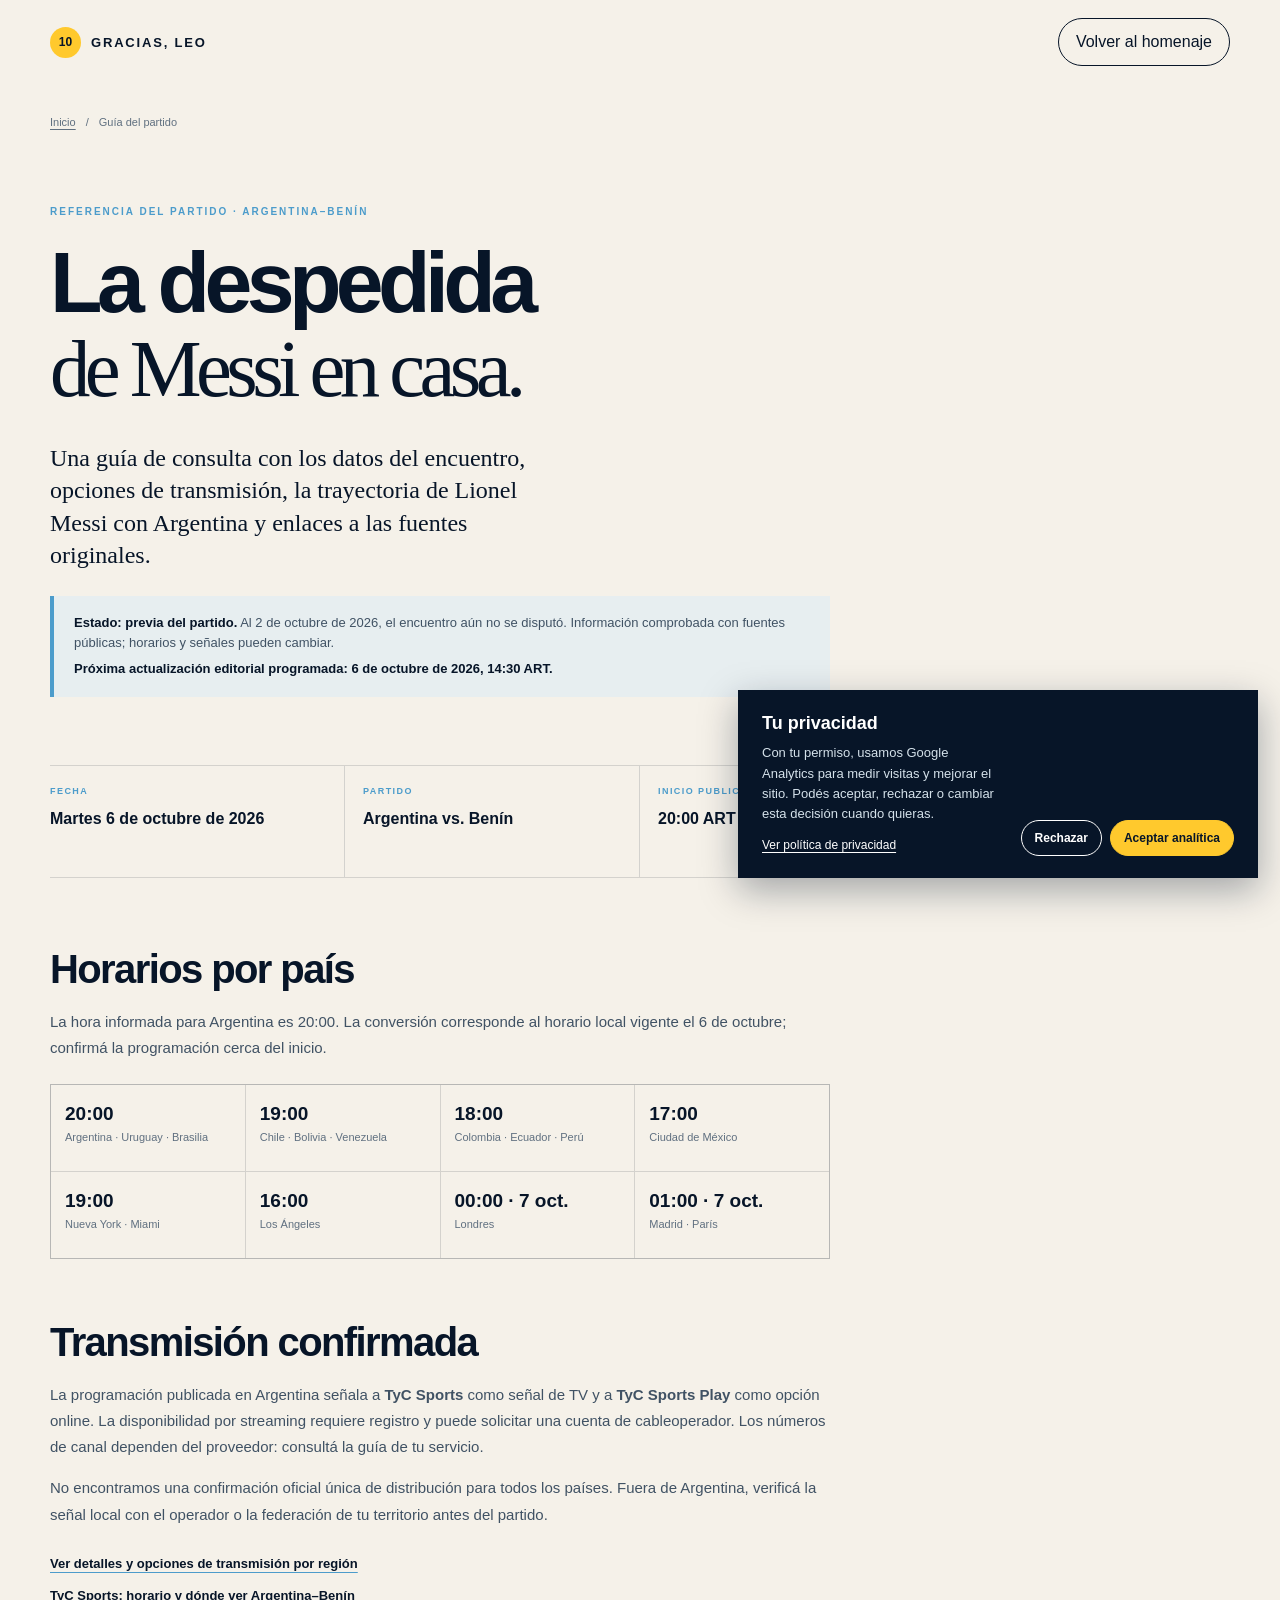
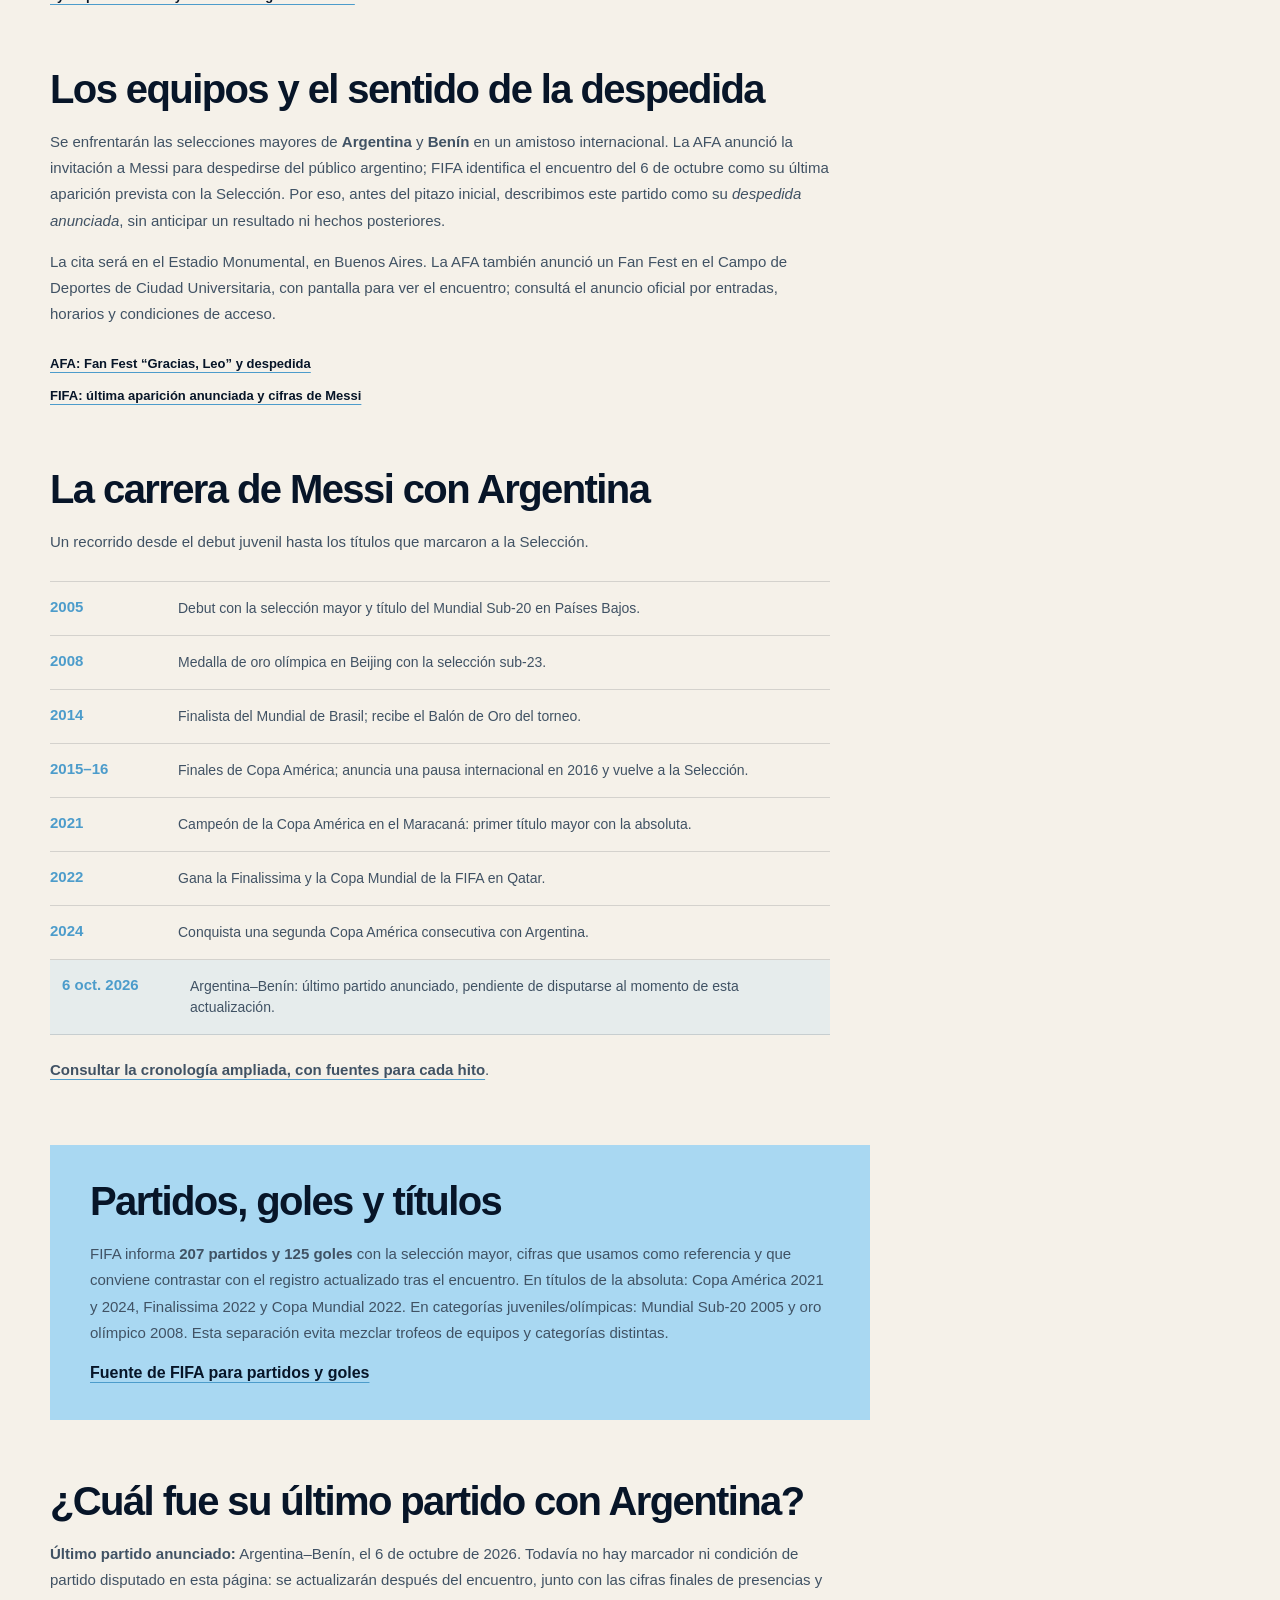
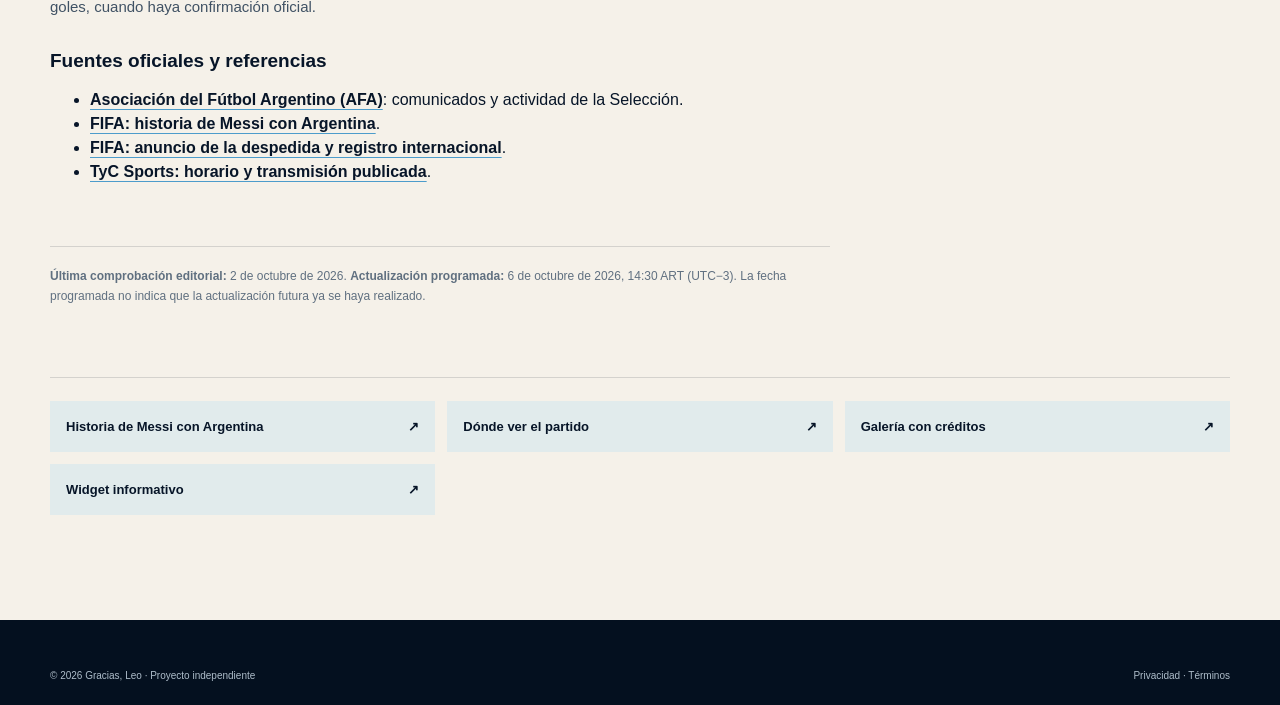
<file: despedida/index.html>
<!doctype html>
<html lang="es-AR">
<head>
  <meta charset="utf-8"><meta name="viewport" content="width=device-width, initial-scale=1"><link rel="icon" type="image/svg+xml" href="../favicon.svg">
  <title>Argentina vs. Benín: guía completa de la despedida de Messi</title>
  <meta name="description" content="Guía de referencia de Argentina–Benín: fecha, estadio, horarios internacionales, transmisión, trayectoria de Messi con la Selección, cifras y fuentes oficiales.">
  <link rel="canonical" href="https://chaumessi.com.ar/despedida/">
  <meta name="msvalidate.01" content="1D38ACC5B2B203530F2F6F62149A01A7">
  <script async src="https://pagead2.googlesyndication.com/pagead/js/adsbygoogle.js?client=ca-pub-3757808207213705" crossorigin="anonymous"></script>
  <script src="../privacy-consent.js" defer></script>
  <meta property="og:type" content="article"><meta property="og:locale" content="es_AR"><meta property="og:title" content="Argentina vs. Benín: guía completa de la despedida de Messi"><meta property="og:description" content="Datos del partido, horarios, transmisión, trayectoria y fuentes oficiales para seguir la despedida de Leo."><meta property="og:url" content="https://chaumessi.com.ar/despedida/"><meta property="og:image" content="https://commons.wikimedia.org/wiki/Special:FilePath/Lionel%20Messi%20WC2022.jpg">
  <link rel="stylesheet" href="../styles.css">
  <script type="application/ld+json">{"@context":"https://schema.org","@type":"Article","headline":"Argentina vs. Benín: guía completa de la despedida de Messi","inLanguage":"es-AR","mainEntityOfPage":"https://chaumessi.com.ar/despedida/","datePublished":"2026-10-02","dateModified":"2026-10-02","author":{"@type":"Organization","name":"Gracias, Leo"},"publisher":{"@type":"Organization","name":"Gracias, Leo"}}</script>
</head>
<body>
  <header class="site-header"><a class="brand" href="../"><span>10</span> GRACIAS, LEO</a><a class="nav-cta" href="../">Volver al homenaje</a></header>
  <main class="asset-page section-shell">
    <nav class="breadcrumbs" aria-label="Migas de pan"><a href="../">Inicio</a><span>/</span><span>Guía del partido</span></nav>
    <header class="asset-hero"><p class="eyebrow eyebrow-blue">Referencia del partido · Argentina–Benín</p><h1>La despedida<br><em>de Messi en casa.</em></h1><p class="lead">Una guía de consulta con los datos del encuentro, opciones de transmisión, la trayectoria de Lionel Messi con Argentina y enlaces a las fuentes originales.</p>
      <p class="status-banner"><strong>Estado: previa del partido.</strong> Al 2 de octubre de 2026, el encuentro aún no se disputó. Información comprobada con fuentes públicas; horarios y señales pueden cambiar. <span>Próxima actualización editorial programada: 6 de octubre de 2026, 14:30 ART.</span></p>
    </header>
    <section class="fact-grid" aria-label="Ficha del partido">
      <article><span>FECHA</span><strong>Martes 6 de octubre de 2026</strong></article><article><span>PARTIDO</span><strong>Argentina vs. Benín</strong></article><article><span>INICIO PUBLICADO</span><strong>20:00 ART (UTC−3)</strong></article><article><span>ESTADIO</span><strong>Estadio Monumental · Buenos Aires</strong></article>
    </section>
    <section class="asset-copy"><h2>Horarios por país</h2><p>La hora informada para Argentina es 20:00. La conversión corresponde al horario local vigente el 6 de octubre; confirmá la programación cerca del inicio.</p>
      <div class="timezone-grid" aria-label="Hora local del inicio del partido"><div><strong>20:00</strong><span>Argentina · Uruguay · Brasilia</span></div><div><strong>19:00</strong><span>Chile · Bolivia · Venezuela</span></div><div><strong>18:00</strong><span>Colombia · Ecuador · Perú</span></div><div><strong>17:00</strong><span>Ciudad de México</span></div><div><strong>19:00</strong><span>Nueva York · Miami</span></div><div><strong>16:00</strong><span>Los Ángeles</span></div><div><strong>00:00 · 7 oct.</strong><span>Londres</span></div><div><strong>01:00 · 7 oct.</strong><span>Madrid · París</span></div></div>
    </section>
    <section class="asset-copy"><h2>Transmisión confirmada</h2><p>La programación publicada en Argentina señala a <strong>TyC Sports</strong> como señal de TV y a <strong>TyC Sports Play</strong> como opción online. La disponibilidad por streaming requiere registro y puede solicitar una cuenta de cableoperador. Los números de canal dependen del proveedor: consultá la guía de tu servicio.</p><p>No encontramos una confirmación oficial única de distribución para todos los países. Fuera de Argentina, verificá la señal local con el operador o la federación de tu territorio antes del partido.</p><div class="source-links"><a href="../donde-ver/">Ver detalles y opciones de transmisión por región</a><a href="https://www.tycsports.com/seleccion-argentina/cuando-juega-argentina-vs-benin-por-un-amistoso-hora-y-donde-ver-en-vivo-op-id763475.html" target="_blank" rel="noopener noreferrer">TyC Sports: horario y dónde ver Argentina–Benín</a></div></section>
    <section class="asset-copy"><h2>Los equipos y el sentido de la despedida</h2><p>Se enfrentarán las selecciones mayores de <strong>Argentina</strong> y <strong>Benín</strong> en un amistoso internacional. La AFA anunció la invitación a Messi para despedirse del público argentino; FIFA identifica el encuentro del 6 de octubre como su última aparición prevista con la Selección. Por eso, antes del pitazo inicial, describimos este partido como su <em>despedida anunciada</em>, sin anticipar un resultado ni hechos posteriores.</p><p>La cita será en el Estadio Monumental, en Buenos Aires. La AFA también anunció un Fan Fest en el Campo de Deportes de Ciudad Universitaria, con pantalla para ver el encuentro; consultá el anuncio oficial por entradas, horarios y condiciones de acceso.</p><div class="source-links"><a href="https://www.afa.com.ar/es/posts/llega-el-fan-fest-gracias-leo-una-experiencia-unica-para-despedir-a-messi-junto-a-la-seleccion" target="_blank" rel="noopener noreferrer">AFA: Fan Fest “Gracias, Leo” y despedida</a><a href="https://www.fifa.com/en/tournaments/mens/worldcup/articles/lionel-messi-argentina-farewell" target="_blank" rel="noopener noreferrer">FIFA: última aparición anunciada y cifras de Messi</a></div></section>
    <section class="asset-copy"><h2>La carrera de Messi con Argentina</h2><p>Un recorrido desde el debut juvenil hasta los títulos que marcaron a la Selección.</p><ol class="career-mini"><li><strong>2005</strong><span>Debut con la selección mayor y título del Mundial Sub-20 en Países Bajos.</span></li><li><strong>2008</strong><span>Medalla de oro olímpica en Beijing con la selección sub-23.</span></li><li><strong>2014</strong><span>Finalista del Mundial de Brasil; recibe el Balón de Oro del torneo.</span></li><li><strong>2015–16</strong><span>Finales de Copa América; anuncia una pausa internacional en 2016 y vuelve a la Selección.</span></li><li><strong>2021</strong><span>Campeón de la Copa América en el Maracaná: primer título mayor con la absoluta.</span></li><li><strong>2022</strong><span>Gana la Finalissima y la Copa Mundial de la FIFA en Qatar.</span></li><li><strong>2024</strong><span>Conquista una segunda Copa América consecutiva con Argentina.</span></li><li class="career-future"><strong>6 oct. 2026</strong><span>Argentina–Benín: último partido anunciado, pendiente de disputarse al momento de esta actualización.</span></li></ol><p><a href="../historia/">Consultar la cronología ampliada, con fuentes para cada hito</a>.</p></section>
    <section class="region-note"><h2>Partidos, goles y títulos</h2><p>FIFA informa <strong>207 partidos y 125 goles</strong> con la selección mayor, cifras que usamos como referencia y que conviene contrastar con el registro actualizado tras el encuentro. En títulos de la absoluta: Copa América 2021 y 2024, Finalissima 2022 y Copa Mundial 2022. En categorías juveniles/olímpicas: Mundial Sub-20 2005 y oro olímpico 2008. Esta separación evita mezclar trofeos de equipos y categorías distintas.</p><a href="https://www.fifa.com/en/tournaments/mens/worldcup/articles/lionel-messi-argentina-farewell" target="_blank" rel="noopener noreferrer">Fuente de FIFA para partidos y goles</a></section>
    <section class="asset-copy"><h2>¿Cuál fue su último partido con Argentina?</h2><p><strong>Último partido anunciado:</strong> Argentina–Benín, el 6 de octubre de 2026. Todavía no hay marcador ni condición de partido disputado en esta página: se actualizarán después del encuentro, junto con las cifras finales de presencias y goles, cuando haya confirmación oficial.</p><h3>Fuentes oficiales y referencias</h3><ul><li><a href="https://www.afa.com.ar/" target="_blank" rel="noopener noreferrer">Asociación del Fútbol Argentino (AFA)</a>: comunicados y actividad de la Selección.</li><li><a href="https://www.fifa.com/es/articles/historia-lionel-messi-seleccion-argentina-copa-mundial" target="_blank" rel="noopener noreferrer">FIFA: historia de Messi con Argentina</a>.</li><li><a href="https://www.fifa.com/en/tournaments/mens/worldcup/articles/lionel-messi-argentina-farewell" target="_blank" rel="noopener noreferrer">FIFA: anuncio de la despedida y registro internacional</a>.</li><li><a href="https://www.tycsports.com/seleccion-argentina/cuando-juega-argentina-vs-benin-por-un-amistoso-hora-y-donde-ver-en-vivo-op-id763475.html" target="_blank" rel="noopener noreferrer">TyC Sports: horario y transmisión publicada</a>.</li></ul></section>
    <p class="last-updated"><strong>Última comprobación editorial:</strong> 2 de octubre de 2026. <strong>Actualización programada:</strong> 6 de octubre de 2026, 14:30 ART (UTC−3). La fecha programada no indica que la actualización futura ya se haya realizado.</p>
    <nav class="asset-nav" aria-label="Otros recursos"><a href="../historia/">Historia de Messi con Argentina <span>↗</span></a><a href="../donde-ver/">Dónde ver el partido <span>↗</span></a><a href="../galeria/">Galería con créditos <span>↗</span></a><a href="../widget/">Widget informativo <span>↗</span></a></nav>
  </main>
  <footer class="site-footer"><div class="section-shell footer-bottom"><span>© 2026 Gracias, Leo · Proyecto independiente</span><span><a href="../privacidad.html">Privacidad</a> · <a href="../terminos.html">Términos</a></span></div></footer>
</body></html>
</file>
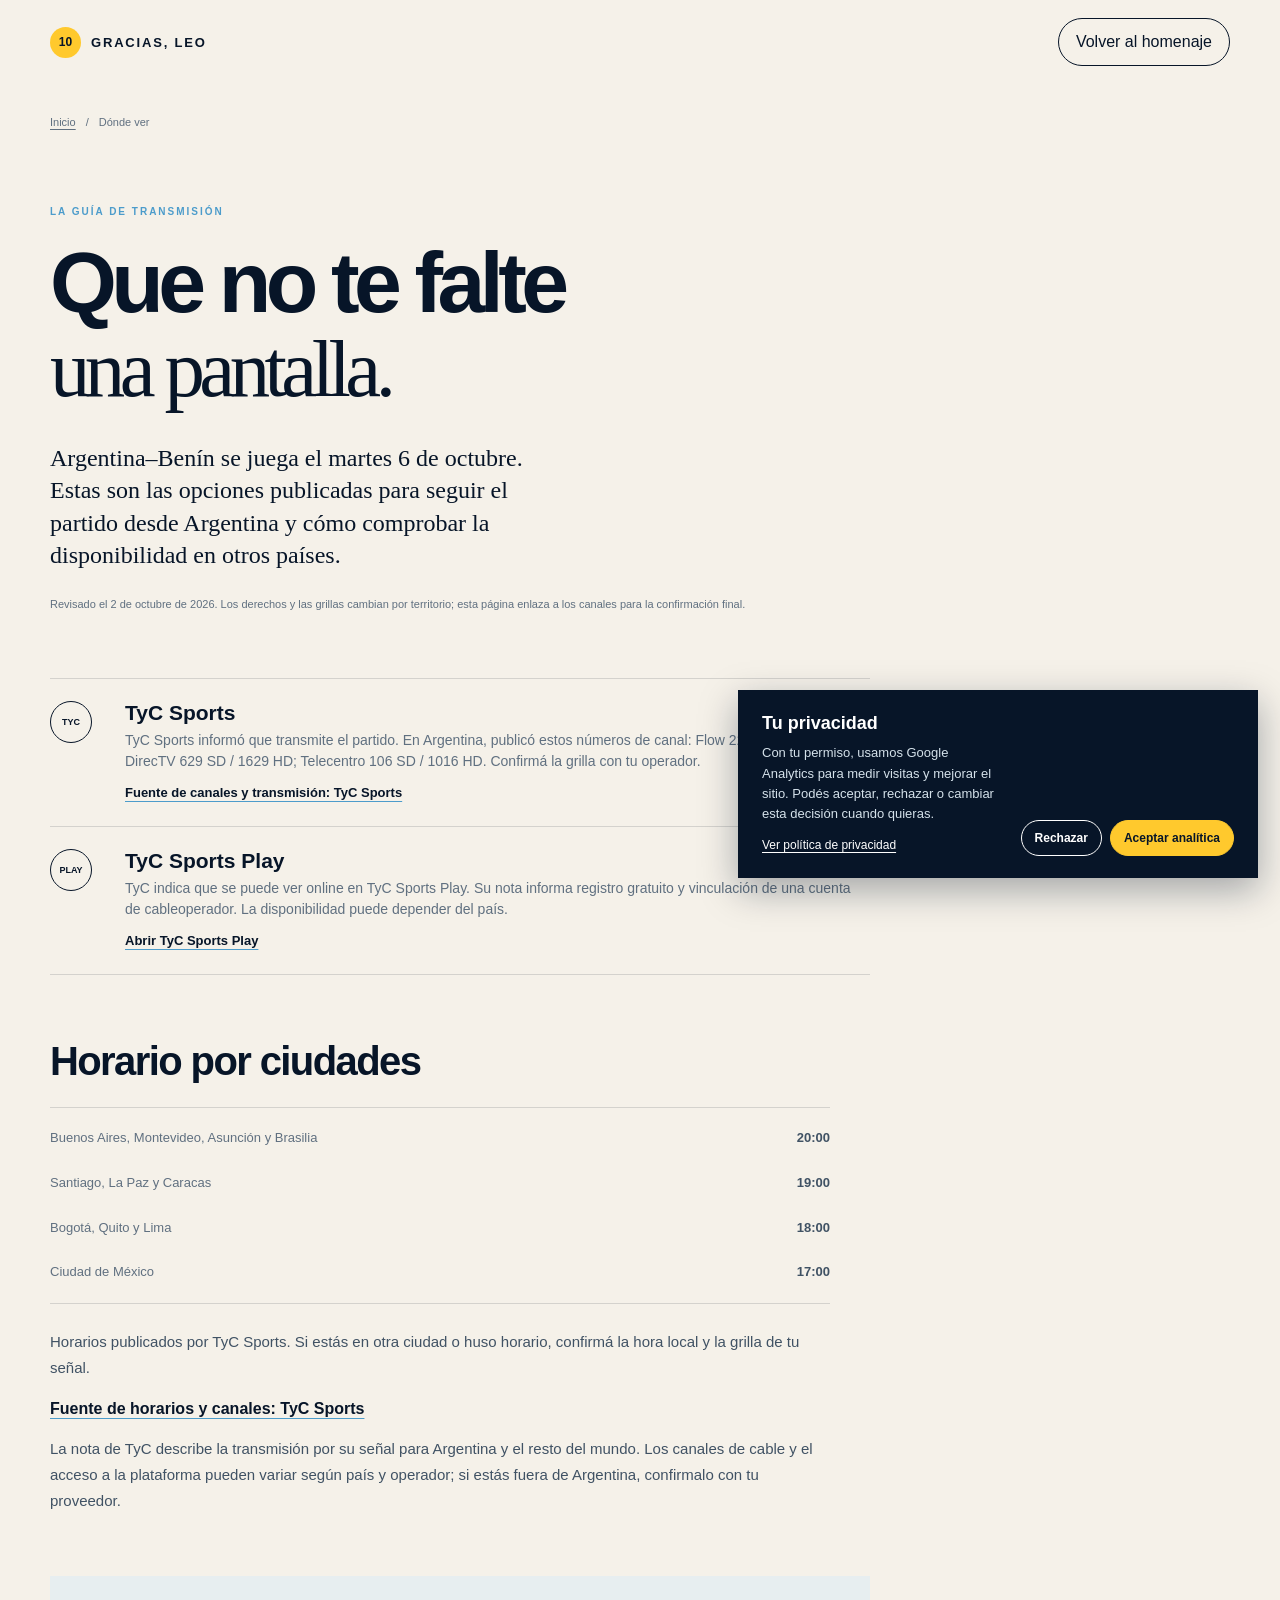
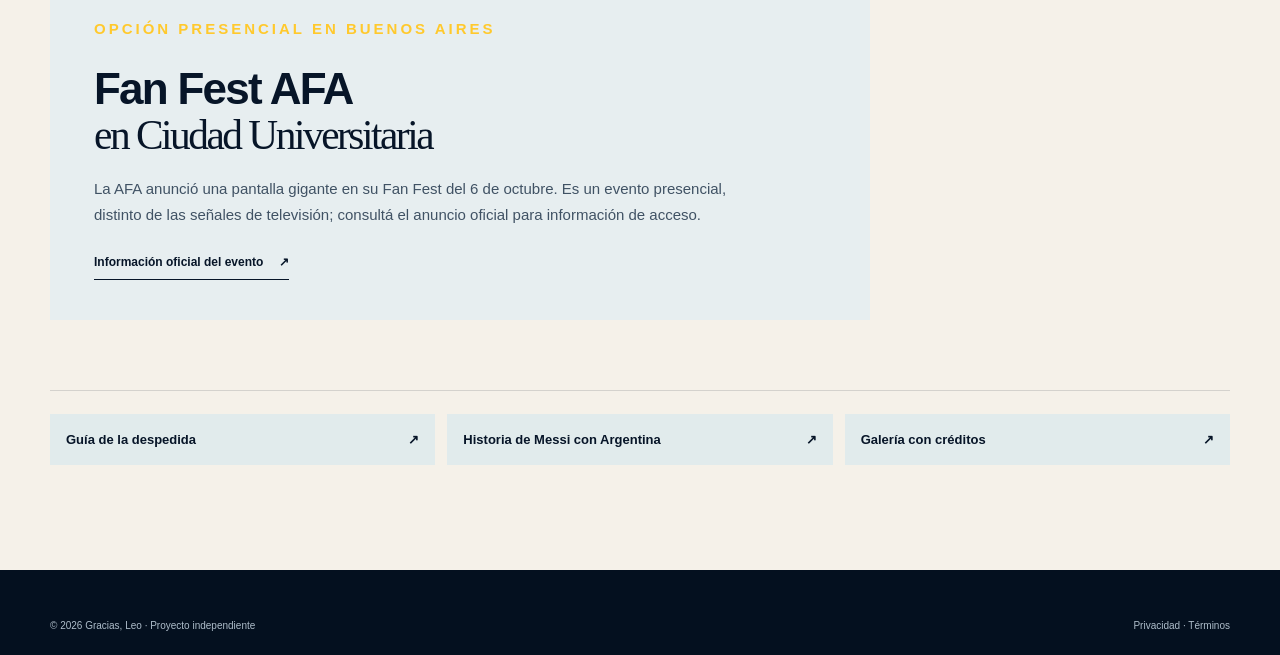
<file: donde-ver/index.html>
<!doctype html>
<html lang="es-AR">
<head>
  <meta charset="utf-8"><meta name="viewport" content="width=device-width, initial-scale=1"><link rel="icon" type="image/svg+xml" href="../favicon.svg">
  <title>Dónde ver Argentina–Benín: canales y streaming | Gracias, Leo</title>
  <meta name="description" content="Dónde ver Argentina–Benín el 6 de octubre de 2026: señales y plataformas publicadas para Argentina, horario y enlaces de consulta oficial.">
  <link rel="canonical" href="https://chaumessi.com.ar/donde-ver/">
  <script async src="https://pagead2.googlesyndication.com/pagead/js/adsbygoogle.js?client=ca-pub-3757808207213705" crossorigin="anonymous"></script>
  <script src="../privacy-consent.js" defer></script>
  <meta property="og:type" content="article"><meta property="og:locale" content="es_AR"><meta property="og:title" content="Dónde ver Argentina–Benín"><meta property="og:description" content="Canales, plataformas y horario publicado para acompañar la despedida de Messi con Argentina."><meta property="og:url" content="https://chaumessi.com.ar/donde-ver/"><meta property="og:image" content="https://commons.wikimedia.org/wiki/Special:FilePath/Lionel%20Messi%20WC2022.jpg">
  <link rel="stylesheet" href="../styles.css">
  <script type="application/ld+json">{"@context":"https://schema.org","@type":"Article","headline":"Dónde ver Argentina–Benín","inLanguage":"es-AR","mainEntityOfPage":"https://chaumessi.com.ar/donde-ver/","author":{"@type":"Organization","name":"Gracias, Leo"},"publisher":{"@type":"Organization","name":"Gracias, Leo"}}</script>
</head>
<body>
  <header class="site-header"><a class="brand" href="../"><span>10</span> GRACIAS, LEO</a><a class="nav-cta" href="../">Volver al homenaje</a></header>
  <main class="asset-page section-shell">
    <nav class="breadcrumbs" aria-label="Migas de pan"><a href="../">Inicio</a><span>/</span><span>Dónde ver</span></nav>
    <header class="asset-hero"><p class="eyebrow eyebrow-blue">La guía de transmisión</p><h1>Que no te falte<br><em>una pantalla.</em></h1><p class="lead">Argentina–Benín se juega el martes 6 de octubre. Estas son las opciones publicadas para seguir el partido desde Argentina y cómo comprobar la disponibilidad en otros países.</p><p class="editorial-note">Revisado el 2 de octubre de 2026. Los derechos y las grillas cambian por territorio; esta página enlaza a los canales para la confirmación final.</p></header>
    <section class="watch-page-list" aria-label="Opciones para ver en Argentina">
      <article class="watch-page-item"><span class="watch-icon">TYC</span><div><h2>TyC Sports</h2><p>TyC Sports informó que transmite el partido. En Argentina, publicó estos números de canal: Flow 22 SD / 101 HD; DirecTV 629 SD / 1629 HD; Telecentro 106 SD / 1016 HD. Confirmá la grilla con tu operador.</p><a href="https://www.tycsports.com/seleccion-argentina/cuando-juega-argentina-vs-benin-por-un-amistoso-hora-y-donde-ver-en-vivo-op-id763475.html" target="_blank" rel="noopener noreferrer">Fuente de canales y transmisión: TyC Sports</a></div></article>
      <article class="watch-page-item"><span class="watch-icon">PLAY</span><div><h2>TyC Sports Play</h2><p>TyC indica que se puede ver online en TyC Sports Play. Su nota informa registro gratuito y vinculación de una cuenta de cableoperador. La disponibilidad puede depender del país.</p><a href="https://play.tycsports.com/" target="_blank" rel="noopener noreferrer">Abrir TyC Sports Play</a></div></article>
    </section>
    <section class="asset-copy"><h2>Horario por ciudades</h2><div class="match-summary"><p><span>Buenos Aires, Montevideo, Asunción y Brasilia</span><strong>20:00</strong></p><p><span>Santiago, La Paz y Caracas</span><strong>19:00</strong></p><p><span>Bogotá, Quito y Lima</span><strong>18:00</strong></p><p><span>Ciudad de México</span><strong>17:00</strong></p></div><p>Horarios publicados por TyC Sports. Si estás en otra ciudad o huso horario, confirmá la hora local y la grilla de tu señal.</p><a href="https://www.tycsports.com/seleccion-argentina/cuando-juega-argentina-vs-benin-por-un-amistoso-hora-y-donde-ver-en-vivo-op-id763475.html" target="_blank" rel="noopener noreferrer">Fuente de horarios y canales: TyC Sports</a><p>La nota de TyC describe la transmisión por su señal para Argentina y el resto del mundo. Los canales de cable y el acceso a la plataforma pueden variar según país y operador; si estás fuera de Argentina, confirmalo con tu proveedor.</p></section>
    <aside class="event-panel event-panel-light"><p class="eyebrow eyebrow-blue">Opción presencial en Buenos Aires</p><h2>Fan Fest AFA<br><em>en Ciudad Universitaria</em></h2><p>La AFA anunció una pantalla gigante en su Fan Fest del 6 de octubre. Es un evento presencial, distinto de las señales de televisión; consultá el anuncio oficial para información de acceso.</p><a class="text-link" href="https://www.afa.com.ar/es/posts/llega-el-fan-fest-gracias-leo-una-experiencia-unica-para-despedir-a-messi-junto-a-la-seleccion" target="_blank" rel="noopener noreferrer">Información oficial del evento <span>↗</span></a></aside>
    <nav class="asset-nav" aria-label="Otros recursos"><a href="../despedida/">Guía de la despedida <span>↗</span></a><a href="../historia/">Historia de Messi con Argentina <span>↗</span></a><a href="../galeria/">Galería con créditos <span>↗</span></a></nav>
  </main>
  <footer class="site-footer"><div class="section-shell footer-bottom"><span>© 2026 Gracias, Leo · Proyecto independiente</span><span><a href="../privacidad.html">Privacidad</a> · <a href="../terminos.html">Términos</a></span></div></footer>
</body></html>
</file>
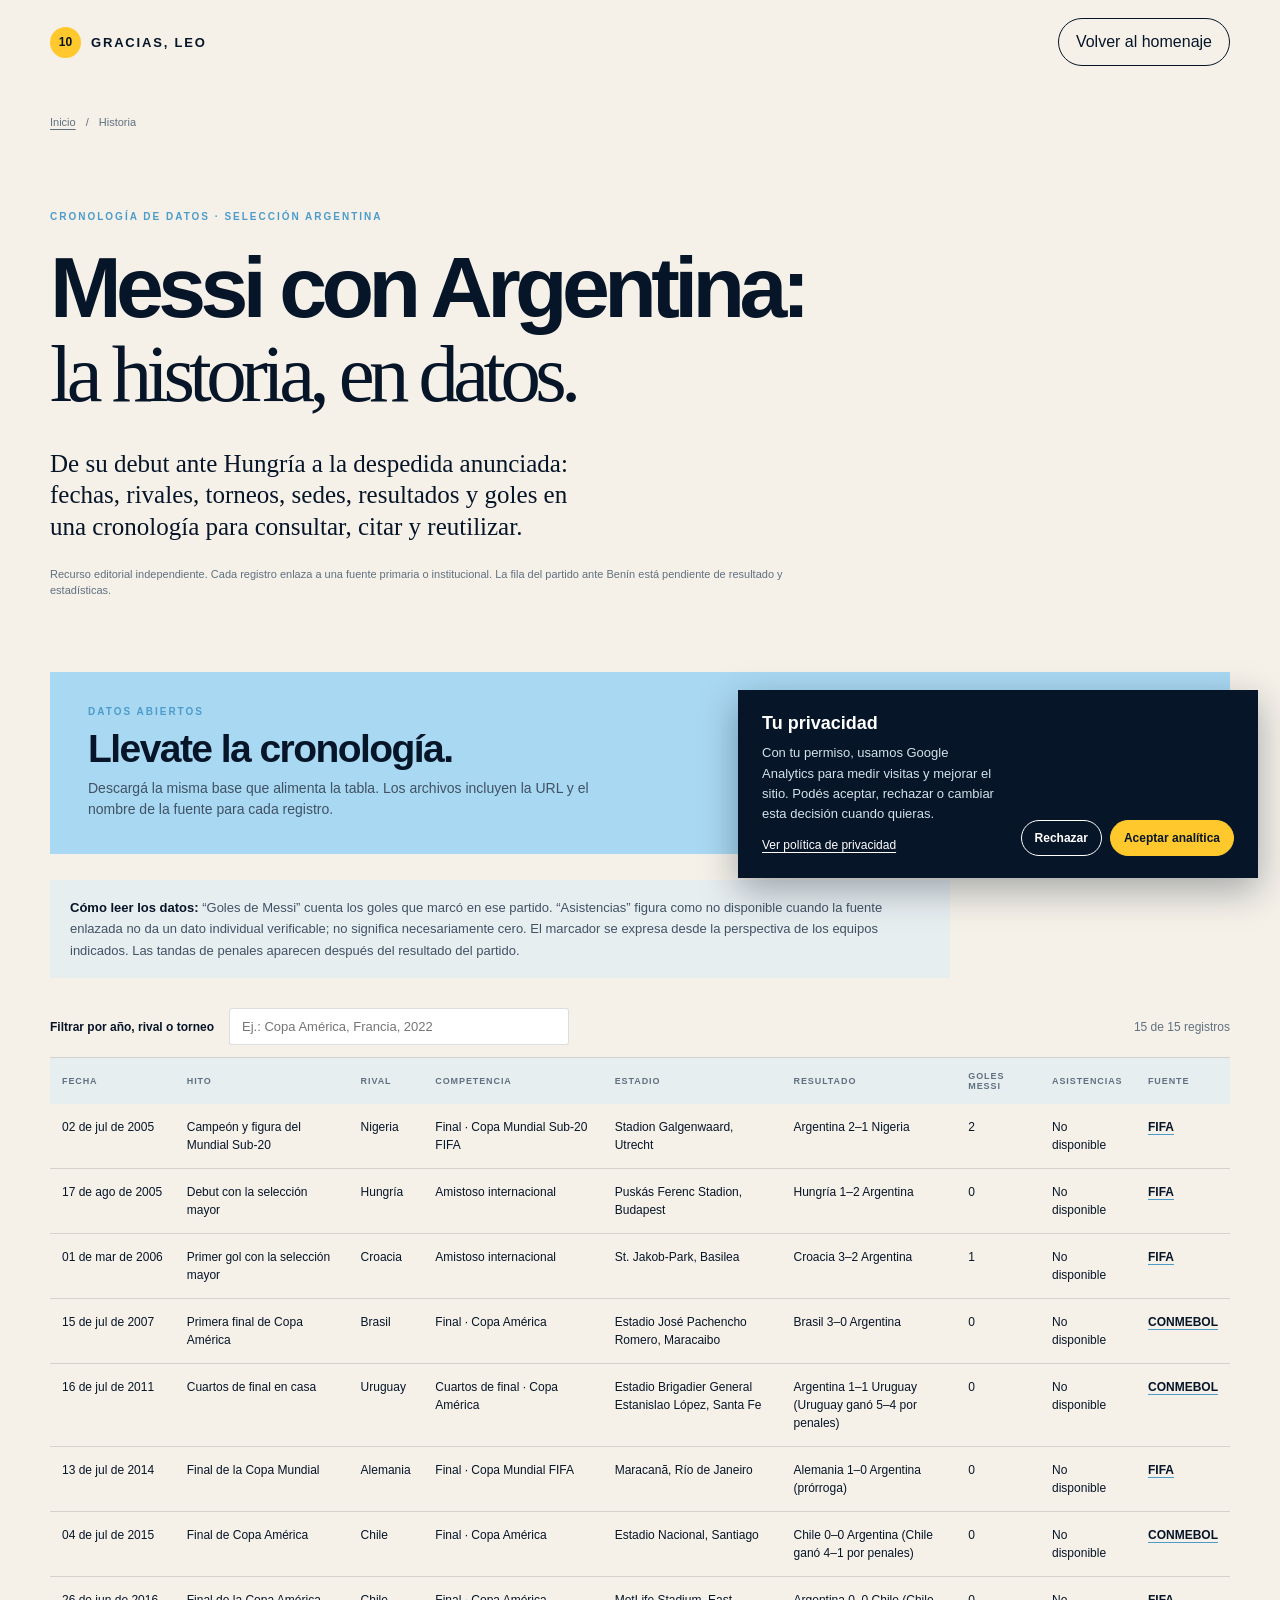
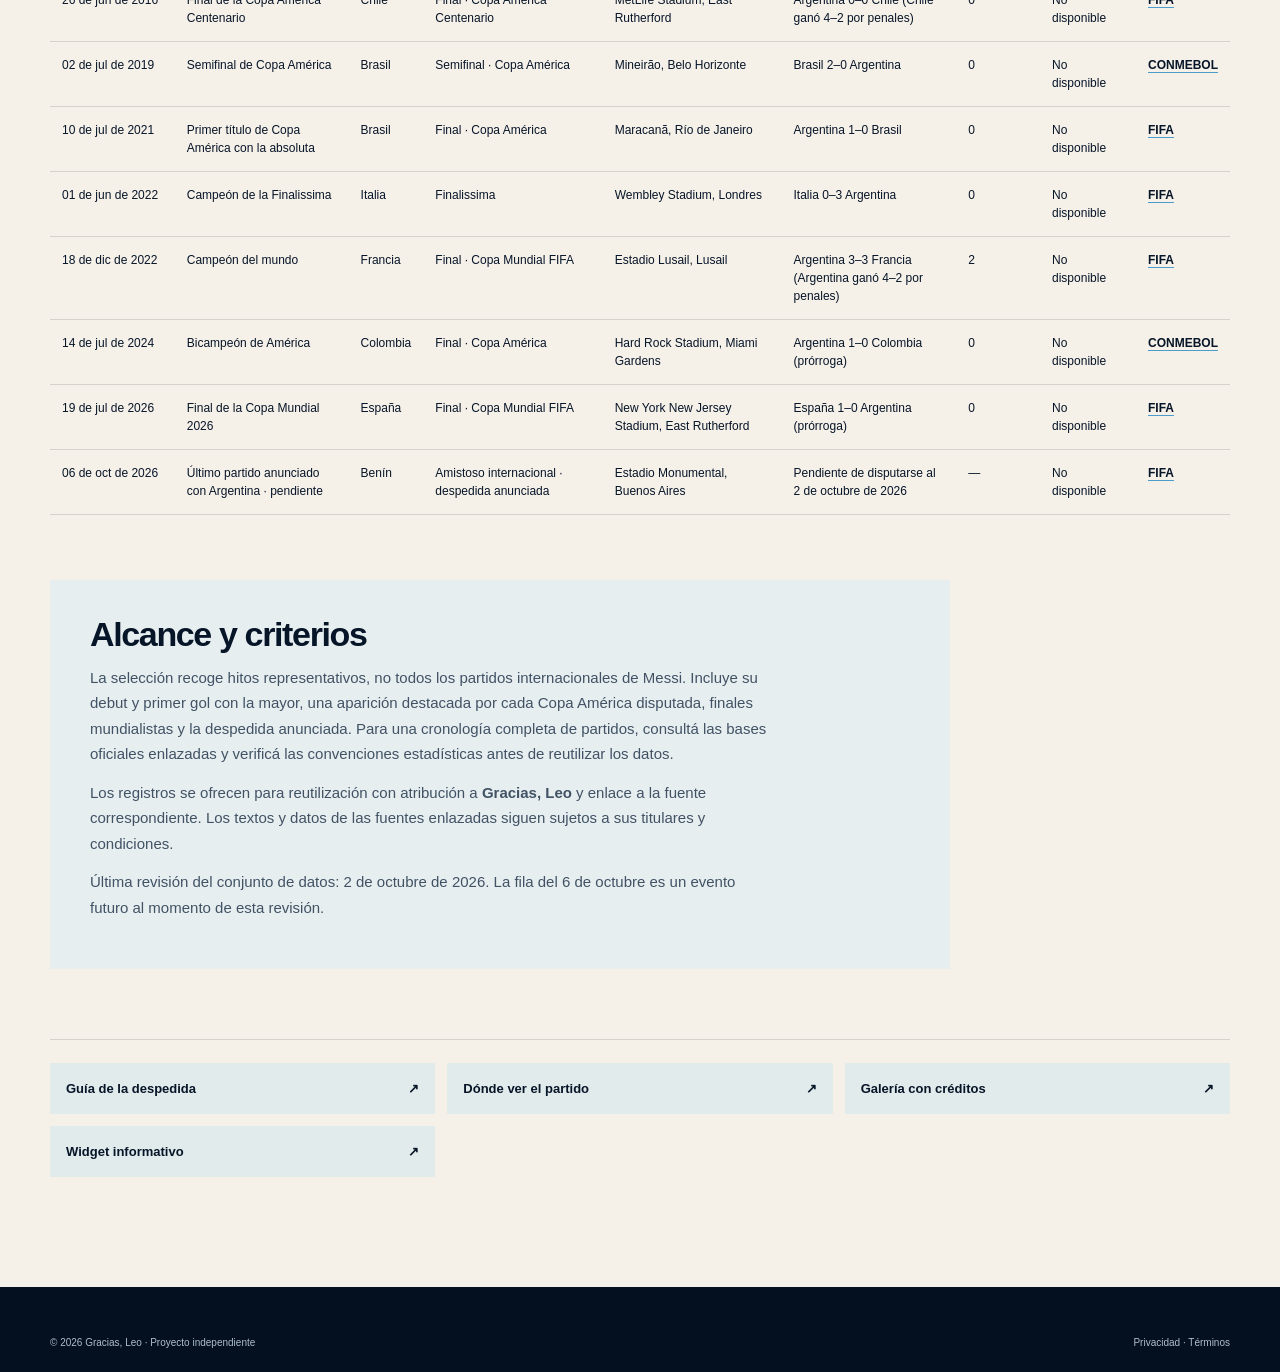
<file: historia/index.html>
<!doctype html>
<html lang="es-AR">
<head>
  <meta charset="utf-8"><meta name="viewport" content="width=device-width, initial-scale=1"><link rel="icon" type="image/svg+xml" href="../favicon.svg">
  <title>Messi con Argentina: cronología completa y datos descargables</title>
  <meta name="description" content="Cronología de Lionel Messi con Argentina, desde su debut y primer gol hasta las finales y su despedida anunciada. Fechas, rivales, resultados, goles y fuentes, en CSV y JSON.">
  <link rel="canonical" href="https://chaumessi.com.ar/historia/">
  <meta name="msvalidate.01" content="1D38ACC5B2B203530F2F6F62149A01A7">
  <script async src="https://pagead2.googlesyndication.com/pagead/js/adsbygoogle.js?client=ca-pub-3757808207213705" crossorigin="anonymous"></script>
  <script src="../privacy-consent.js" defer></script>
  <meta property="og:type" content="article"><meta property="og:locale" content="es_AR"><meta property="og:title" content="Messi con Argentina: cronología y datos abiertos"><meta property="og:description" content="Hitos de la carrera internacional de Messi en una tabla consultable, con fuentes y descargas CSV y JSON."><meta property="og:url" content="https://chaumessi.com.ar/historia/"><meta property="og:image" content="https://commons.wikimedia.org/wiki/Special:FilePath/Lionel%20Messi%20WC2022.jpg">
  <link rel="stylesheet" href="../styles.css">
  <script type="application/ld+json">{"@context":"https://schema.org","@type":"Dataset","name":"Messi con Argentina: cronología de hitos","description":"Cronología documentada de hitos de Lionel Messi con las selecciones argentinas, con resultados, estadísticas individuales disponibles y fuentes enlazadas.","inLanguage":"es-AR","url":"https://chaumessi.com.ar/historia/","creator":{"@type":"Organization","name":"Gracias, Leo"},"distribution":[{"@type":"DataDownload","encodingFormat":"text/csv","contentUrl":"https://chaumessi.com.ar/historia/messi-argentina.csv"},{"@type":"DataDownload","encodingFormat":"application/json","contentUrl":"https://chaumessi.com.ar/historia/messi-argentina.json"}]}</script>
</head>
<body>
  <header class="site-header"><a class="brand" href="../"><span>10</span> GRACIAS, LEO</a><a class="nav-cta" href="../">Volver al homenaje</a></header>
  <main class="timeline-page section-shell">
    <nav class="breadcrumbs" aria-label="Migas de pan"><a href="../">Inicio</a><span>/</span><span>Historia</span></nav>
    <header class="timeline-header"><p class="eyebrow eyebrow-blue">Cronología de datos · Selección Argentina</p><h1>Messi con Argentina:<br><em>la historia, en datos.</em></h1><p class="lead">De su debut ante Hungría a la despedida anunciada: fechas, rivales, torneos, sedes, resultados y goles en una cronología para consultar, citar y reutilizar.</p><p class="editorial-note">Recurso editorial independiente. Cada registro enlaza a una fuente primaria o institucional. La fila del partido ante Benín está pendiente de resultado y estadísticas.</p></header>
    <section class="dataset-download" aria-labelledby="download-title"><div><p class="eyebrow eyebrow-blue">Datos abiertos</p><h2 id="download-title">Llevate la cronología.</h2><p>Descargá la misma base que alimenta la tabla. Los archivos incluyen la URL y el nombre de la fuente para cada registro.</p></div><div class="dataset-buttons"><a class="button button-dark" href="messi-argentina.csv" download>Descargar CSV <span>↓</span></a><a class="button button-dark" href="messi-argentina.json" download>Descargar JSON <span>↓</span></a></div></section>
    <p class="data-note"><strong>Cómo leer los datos:</strong> “Goles de Messi” cuenta los goles que marcó en ese partido. “Asistencias” figura como no disponible cuando la fuente enlazada no da un dato individual verificable; no significa necesariamente cero. El marcador se expresa desde la perspectiva de los equipos indicados. Las tandas de penales aparecen después del resultado del partido.</p>
    <div class="table-tools"><label for="timeline-search">Filtrar por año, rival o torneo</label><input id="timeline-search" type="search" placeholder="Ej.: Copa América, Francia, 2022"><span id="row-count" aria-live="polite"></span></div>
    <div class="data-table-wrap"><table class="data-table"><thead><tr><th scope="col">Fecha</th><th scope="col">Hito</th><th scope="col">Rival</th><th scope="col">Competencia</th><th scope="col">Estadio</th><th scope="col">Resultado</th><th scope="col">Goles Messi</th><th scope="col">Asistencias</th><th scope="col">Fuente</th></tr></thead><tbody id="timeline-rows"><tr><td colspan="9">Cargando registros…</td></tr></tbody></table></div>
    <noscript><p class="data-note">Para ver la tabla necesitás JavaScript. Los archivos están disponibles directamente: <a href="messi-argentina.csv">CSV</a> · <a href="messi-argentina.json">JSON</a>.</p></noscript>
    <section class="timeline-sources"><h2>Alcance y criterios</h2><p>La selección recoge hitos representativos, no todos los partidos internacionales de Messi. Incluye su debut y primer gol con la mayor, una aparición destacada por cada Copa América disputada, finales mundialistas y la despedida anunciada. Para una cronología completa de partidos, consultá las bases oficiales enlazadas y verificá las convenciones estadísticas antes de reutilizar los datos.</p><p>Los registros se ofrecen para reutilización con atribución a <strong>Gracias, Leo</strong> y enlace a la fuente correspondiente. Los textos y datos de las fuentes enlazadas siguen sujetos a sus titulares y condiciones.</p><p class="timeline-updated">Última revisión del conjunto de datos: 2 de octubre de 2026. La fila del 6 de octubre es un evento futuro al momento de esta revisión.</p></section>
    <nav class="asset-nav" aria-label="Otros recursos"><a href="../despedida/">Guía de la despedida <span>↗</span></a><a href="../donde-ver/">Dónde ver el partido <span>↗</span></a><a href="../galeria/">Galería con créditos <span>↗</span></a><a href="../widget/">Widget informativo <span>↗</span></a></nav>
  </main>
  <footer class="site-footer"><div class="section-shell footer-bottom"><span>© 2026 Gracias, Leo · Proyecto independiente</span><span><a href="../privacidad.html">Privacidad</a> · <a href="../terminos.html">Términos</a></span></div></footer>
  <script>
    const body=document.querySelector('#timeline-rows'),search=document.querySelector('#timeline-search'),count=document.querySelector('#row-count');let records=[];
    const cell=value=>{const td=document.createElement('td');td.textContent=value??'—';return td};
    function render(){const q=search.value.trim().toLocaleLowerCase('es');const visible=records.filter(row=>Object.values(row).some(value=>String(value??'').toLocaleLowerCase('es').includes(q)));body.replaceChildren();for(const row of visible){const tr=document.createElement('tr');tr.append(cell(new Intl.DateTimeFormat('es-AR',{day:'2-digit',month:'short',year:'numeric',timeZone:'UTC'}).format(new Date(row.date+'T00:00:00Z'))),cell(row.event),cell(row.opponent),cell(row.competition),cell(row.venue),cell(row.result),cell(row.messi_goals),cell(row.messi_assists===null?'No disponible':row.messi_assists));const source=cell('');const a=document.createElement('a');a.href=row.source;a.target='_blank';a.rel='noopener noreferrer';a.textContent=row.source_name;a.setAttribute('aria-label',`Fuente: ${row.source_name} para ${row.event}`);source.append(a);tr.append(source);body.append(tr)}count.textContent=`${visible.length} de ${records.length} registros`}
    fetch('messi-argentina.json').then(response=>{if(!response.ok)throw new Error('No se pudo cargar');return response.json()}).then(data=>{records=data;render()}).catch(()=>{body.innerHTML='<tr><td colspan="9">No se pudo cargar la tabla. Descargá los datos en CSV o JSON.</td></tr>';count.textContent=''});search.addEventListener('input',render);
  </script>
</body></html>
</file>
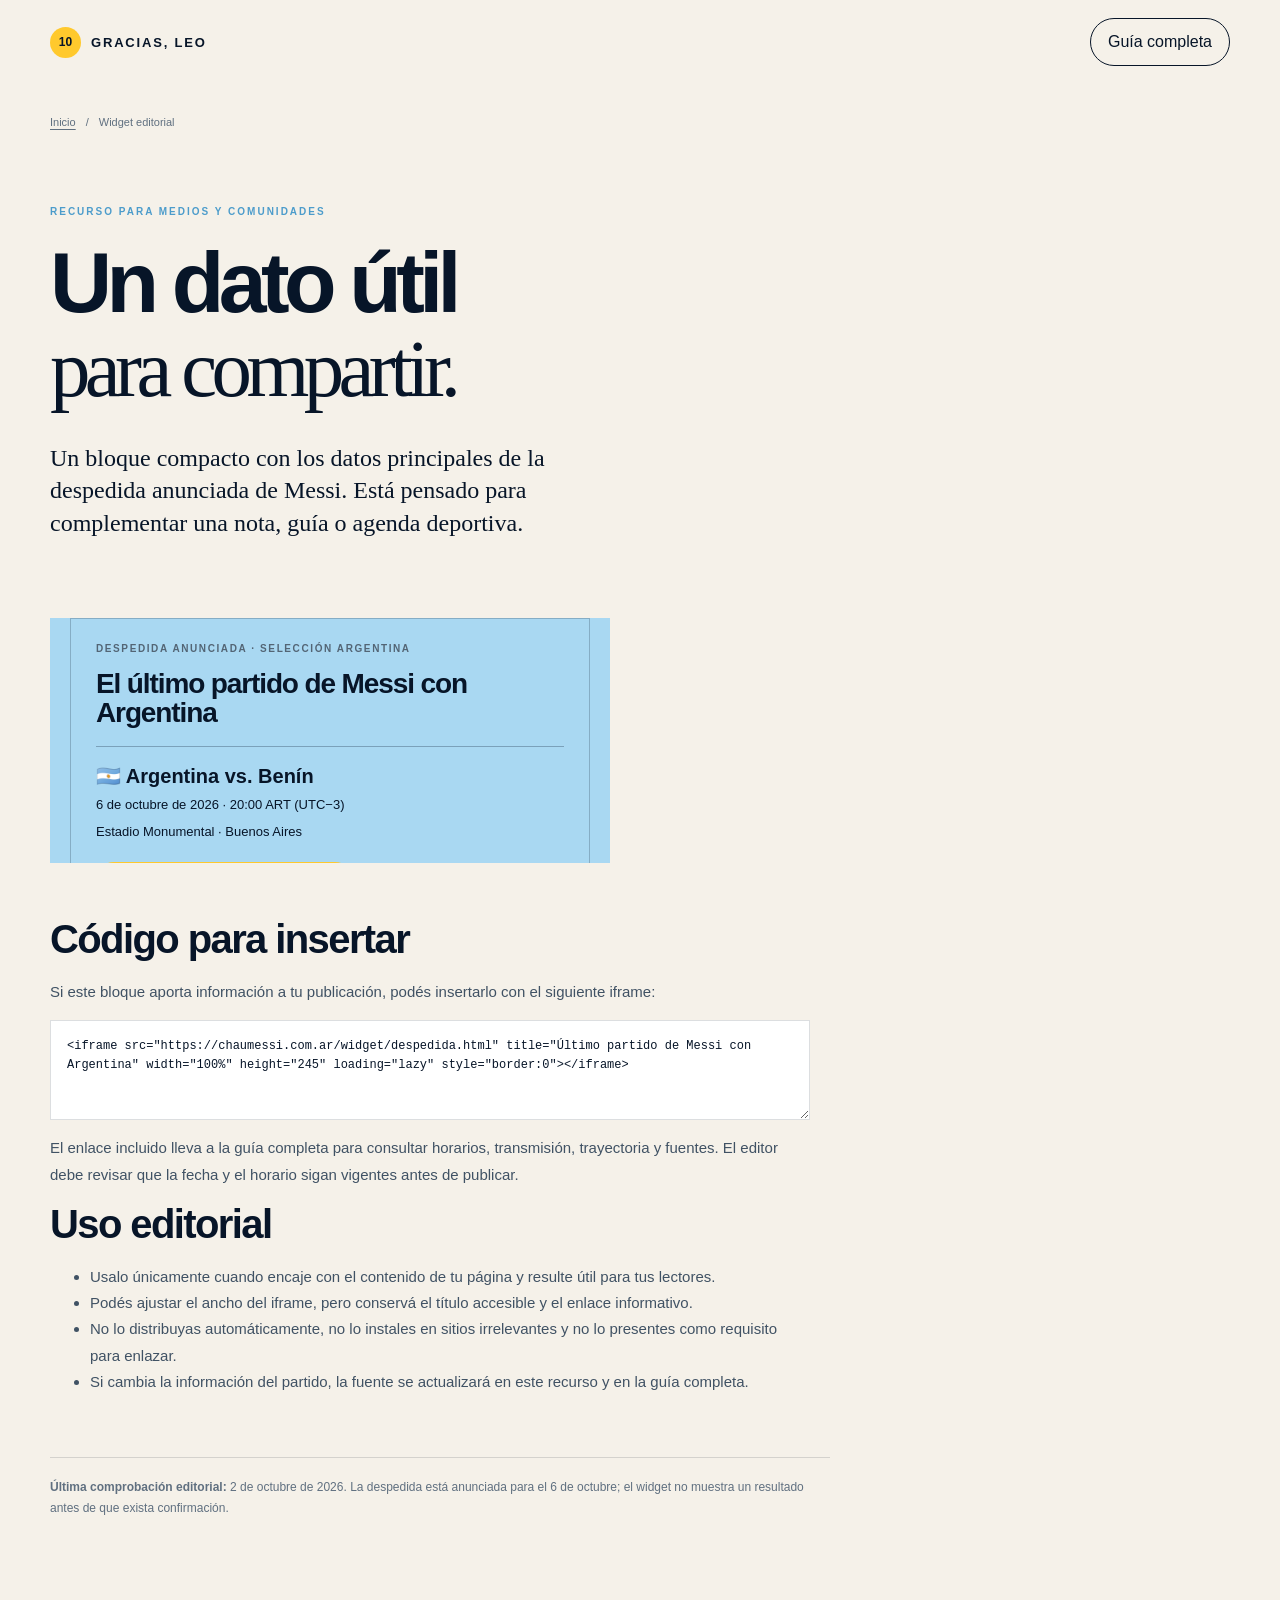
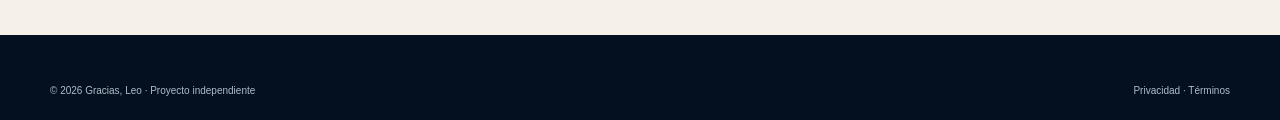
<file: widget/index.html>
<!doctype html>
<html lang="es-AR">
<head>
  <meta charset="utf-8"><meta name="viewport" content="width=device-width, initial-scale=1"><link rel="icon" type="image/svg+xml" href="../favicon.svg">
  <title>Widget editorial: despedida de Messi | Gracias, Leo</title>
  <meta name="description" content="Widget informativo embebible con los datos principales del último partido anunciado de Messi con Argentina.">
  <link rel="canonical" href="https://chaumessi.com.ar/widget/">
  <link rel="stylesheet" href="../styles.css">
  <style>.embed-code{display:block;width:100%;min-height:100px;padding:16px;border:1px solid var(--line);background:#fff;color:var(--ink);font:12px/1.55 monospace;resize:vertical}.demo{max-width:560px;margin:0 0 55px}.widget-copy{max-width:760px}.widget-copy p,.widget-copy li{font-size:15px;line-height:1.75;color:#405264}.widget-copy a{font-weight:700;text-decoration:underline;text-decoration-color:var(--blue-strong);text-underline-offset:4px}</style>
</head>
<body>
  <header class="site-header"><a class="brand" href="../"><span>10</span> GRACIAS, LEO</a><a class="nav-cta" href="../despedida/">Guía completa</a></header>
  <main class="asset-page section-shell">
    <nav class="breadcrumbs" aria-label="Migas de pan"><a href="../">Inicio</a><span>/</span><span>Widget editorial</span></nav>
    <header class="asset-hero"><p class="eyebrow eyebrow-blue">Recurso para medios y comunidades</p><h1>Un dato útil<br><em>para compartir.</em></h1><p class="lead">Un bloque compacto con los datos principales de la despedida anunciada de Messi. Está pensado para complementar una nota, guía o agenda deportiva.</p></header>
    <section class="demo"><iframe title="Vista previa del widget de la despedida de Messi" src="despedida.html" width="100%" height="245" loading="lazy" style="border:0;display:block"></iframe></section>
    <section class="widget-copy asset-copy"><h2>Código para insertar</h2><p>Si este bloque aporta información a tu publicación, podés insertarlo con el siguiente iframe:</p><textarea class="embed-code" readonly aria-label="Código HTML del widget">&lt;iframe src="https://chaumessi.com.ar/widget/despedida.html" title="Último partido de Messi con Argentina" width="100%" height="245" loading="lazy" style="border:0"&gt;&lt;/iframe&gt;</textarea><p>El enlace incluido lleva a la guía completa para consultar horarios, transmisión, trayectoria y fuentes. El editor debe revisar que la fecha y el horario sigan vigentes antes de publicar.</p><h2>Uso editorial</h2><ul><li>Usalo únicamente cuando encaje con el contenido de tu página y resulte útil para tus lectores.</li><li>Podés ajustar el ancho del iframe, pero conservá el título accesible y el enlace informativo.</li><li>No lo distribuyas automáticamente, no lo instales en sitios irrelevantes y no lo presentes como requisito para enlazar.</li><li>Si cambia la información del partido, la fuente se actualizará en este recurso y en la guía completa.</li></ul></section>
    <p class="last-updated"><strong>Última comprobación editorial:</strong> 2 de octubre de 2026. La despedida está anunciada para el 6 de octubre; el widget no muestra un resultado antes de que exista confirmación.</p>
  </main>
  <footer class="site-footer"><div class="section-shell footer-bottom"><span>© 2026 Gracias, Leo · Proyecto independiente</span><span><a href="../privacidad.html">Privacidad</a> · <a href="../terminos.html">Términos</a></span></div></footer>
</body>
</html>
</file>
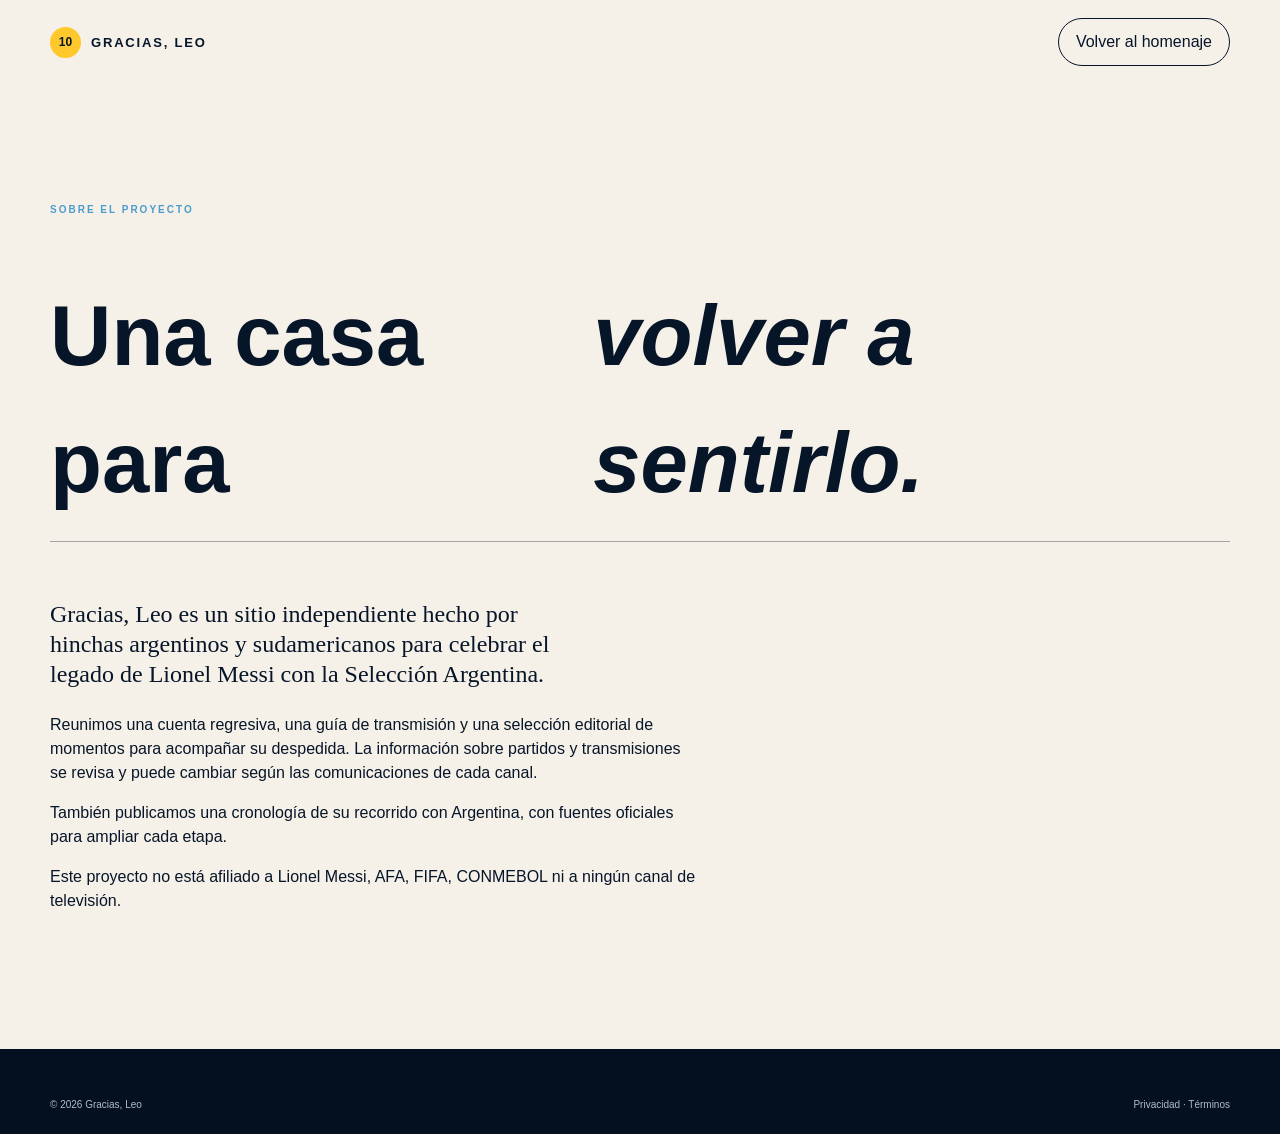
<file: about.html>
<!doctype html><html lang="es-AR"><head><meta charset="utf-8"><meta name="viewport" content="width=device-width, initial-scale=1"><title>Sobre el proyecto | Gracias, Leo</title><meta name="description" content="Conocé el proyecto independiente de homenaje a Lionel Messi y a la Selección Argentina."><link rel="canonical" href="https://chaumessi.com.ar/about.html"><link rel="stylesheet" href="styles.css"></head><body><header class="site-header"><a class="brand" href="index.html"><span>10</span> GRACIAS, LEO</a><a class="nav-cta" href="index.html">Volver al homenaje</a></header><main class="section-shell section-pad"><p class="eyebrow eyebrow-blue">Sobre el proyecto</p><h1 class="countdown h2" style="font-size:clamp(42px,7vw,85px)">Una casa para<br><em>volver a sentirlo.</em></h1><div style="max-width:650px;margin-top:35px"><p class="lead">Gracias, Leo es un sitio independiente hecho por hinchas argentinos y sudamericanos para celebrar el legado de Lionel Messi con la Selección Argentina.</p><p>Reunimos una cuenta regresiva, una guía de transmisión y una selección editorial de momentos para acompañar su despedida. La información sobre partidos y transmisiones se revisa y puede cambiar según las comunicaciones de cada canal.</p><p>También publicamos una <a href="cronologia.html">cronología de su recorrido con Argentina</a>, con fuentes oficiales para ampliar cada etapa.</p><p>Este proyecto no está afiliado a Lionel Messi, AFA, FIFA, CONMEBOL ni a ningún canal de televisión.</p></div></main><footer class="site-footer"><div class="section-shell footer-bottom"><span>© 2026 Gracias, Leo</span><span><a href="privacidad.html">Privacidad</a> · <a href="terminos.html">Términos</a></span></div></footer></body></html>
</file>
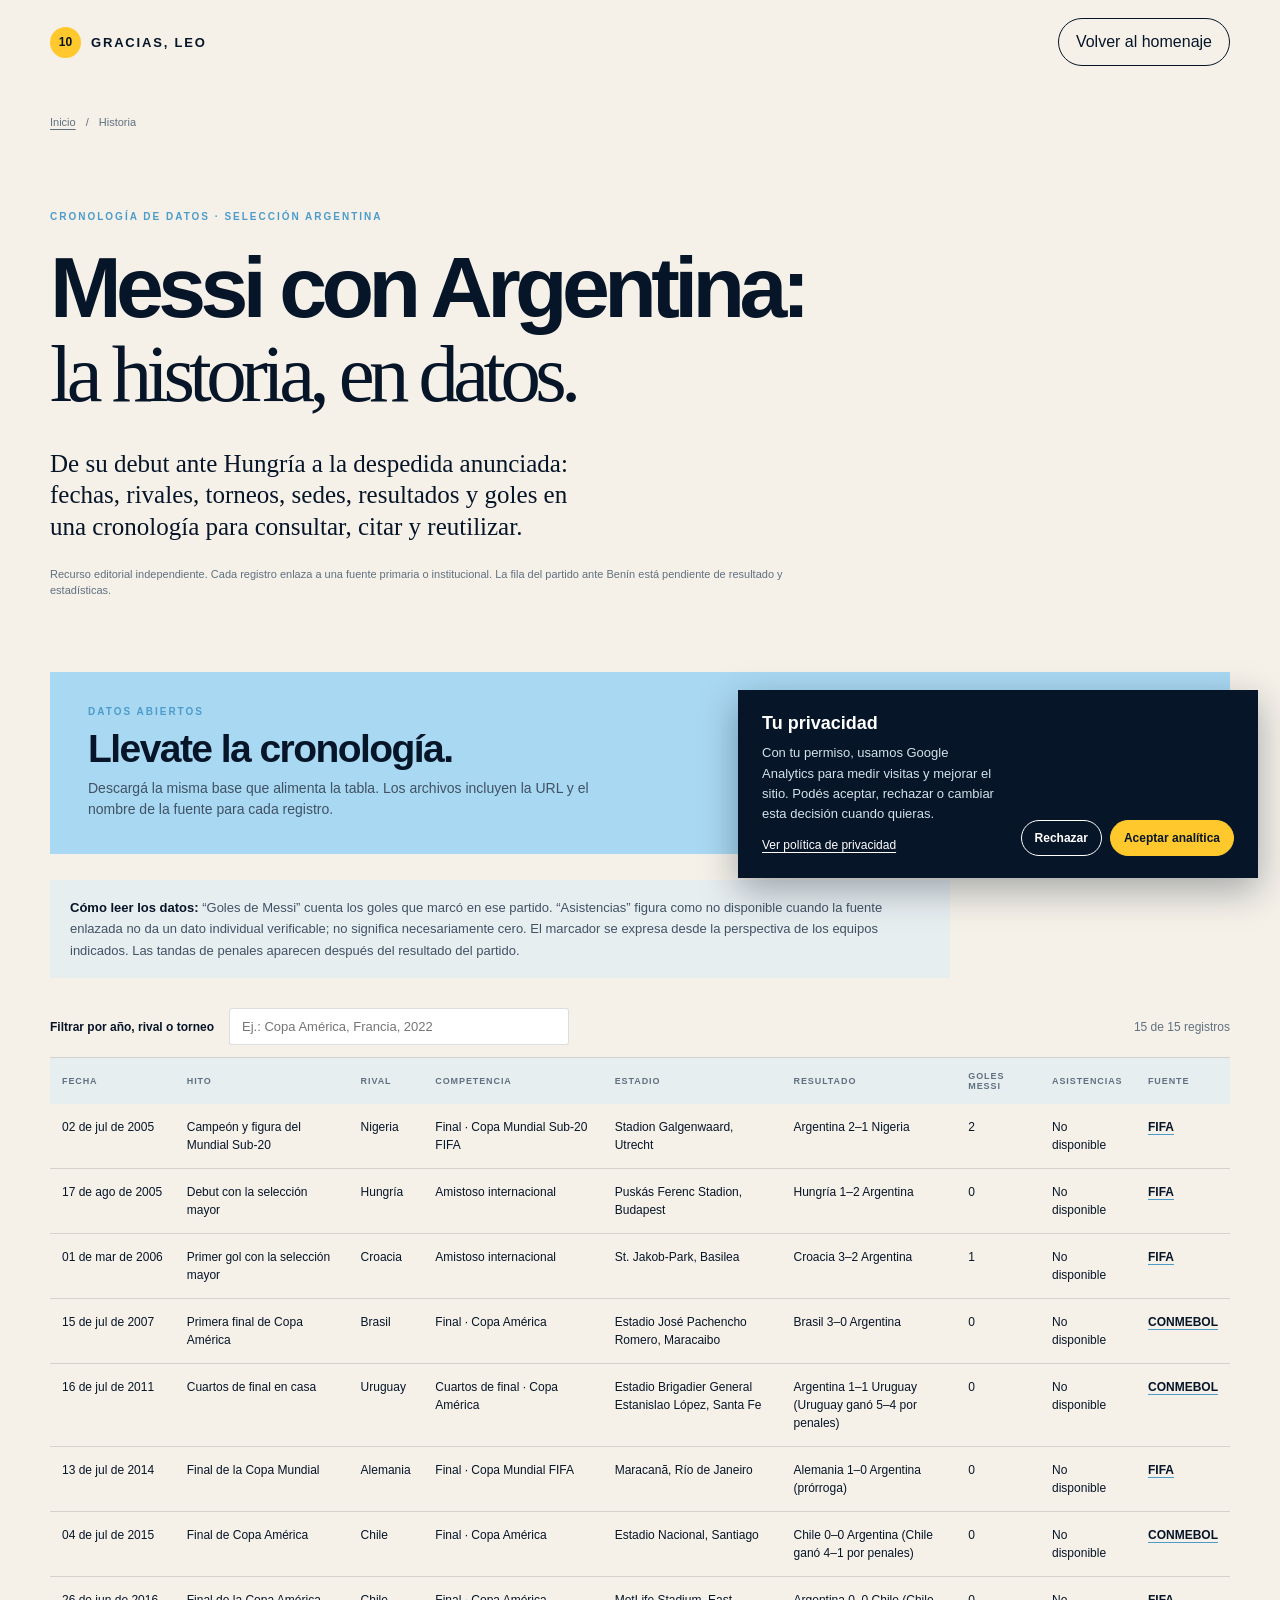
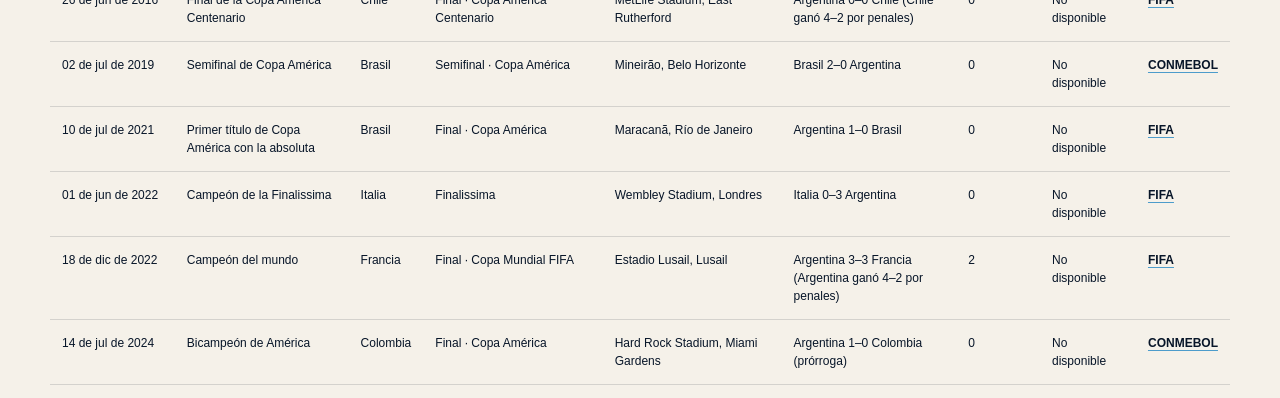
<file: cronologia.html>
<!doctype html>
<html lang="es-AR">
<head>
  <meta charset="utf-8">
  <meta name="viewport" content="width=device-width, initial-scale=1">
  <meta name="robots" content="noindex,follow">
  <meta http-equiv="refresh" content="0;url=/historia/">
  <link rel="canonical" href="https://chaumessi.com.ar/historia/">
  <title>La historia de Messi con Argentina | Gracias, Leo</title>
</head>
<body>
  <p>La cronología ahora está en <a href="/historia/">Messi y Argentina: una historia eterna</a>.</p>
</body>
</html>
</file>
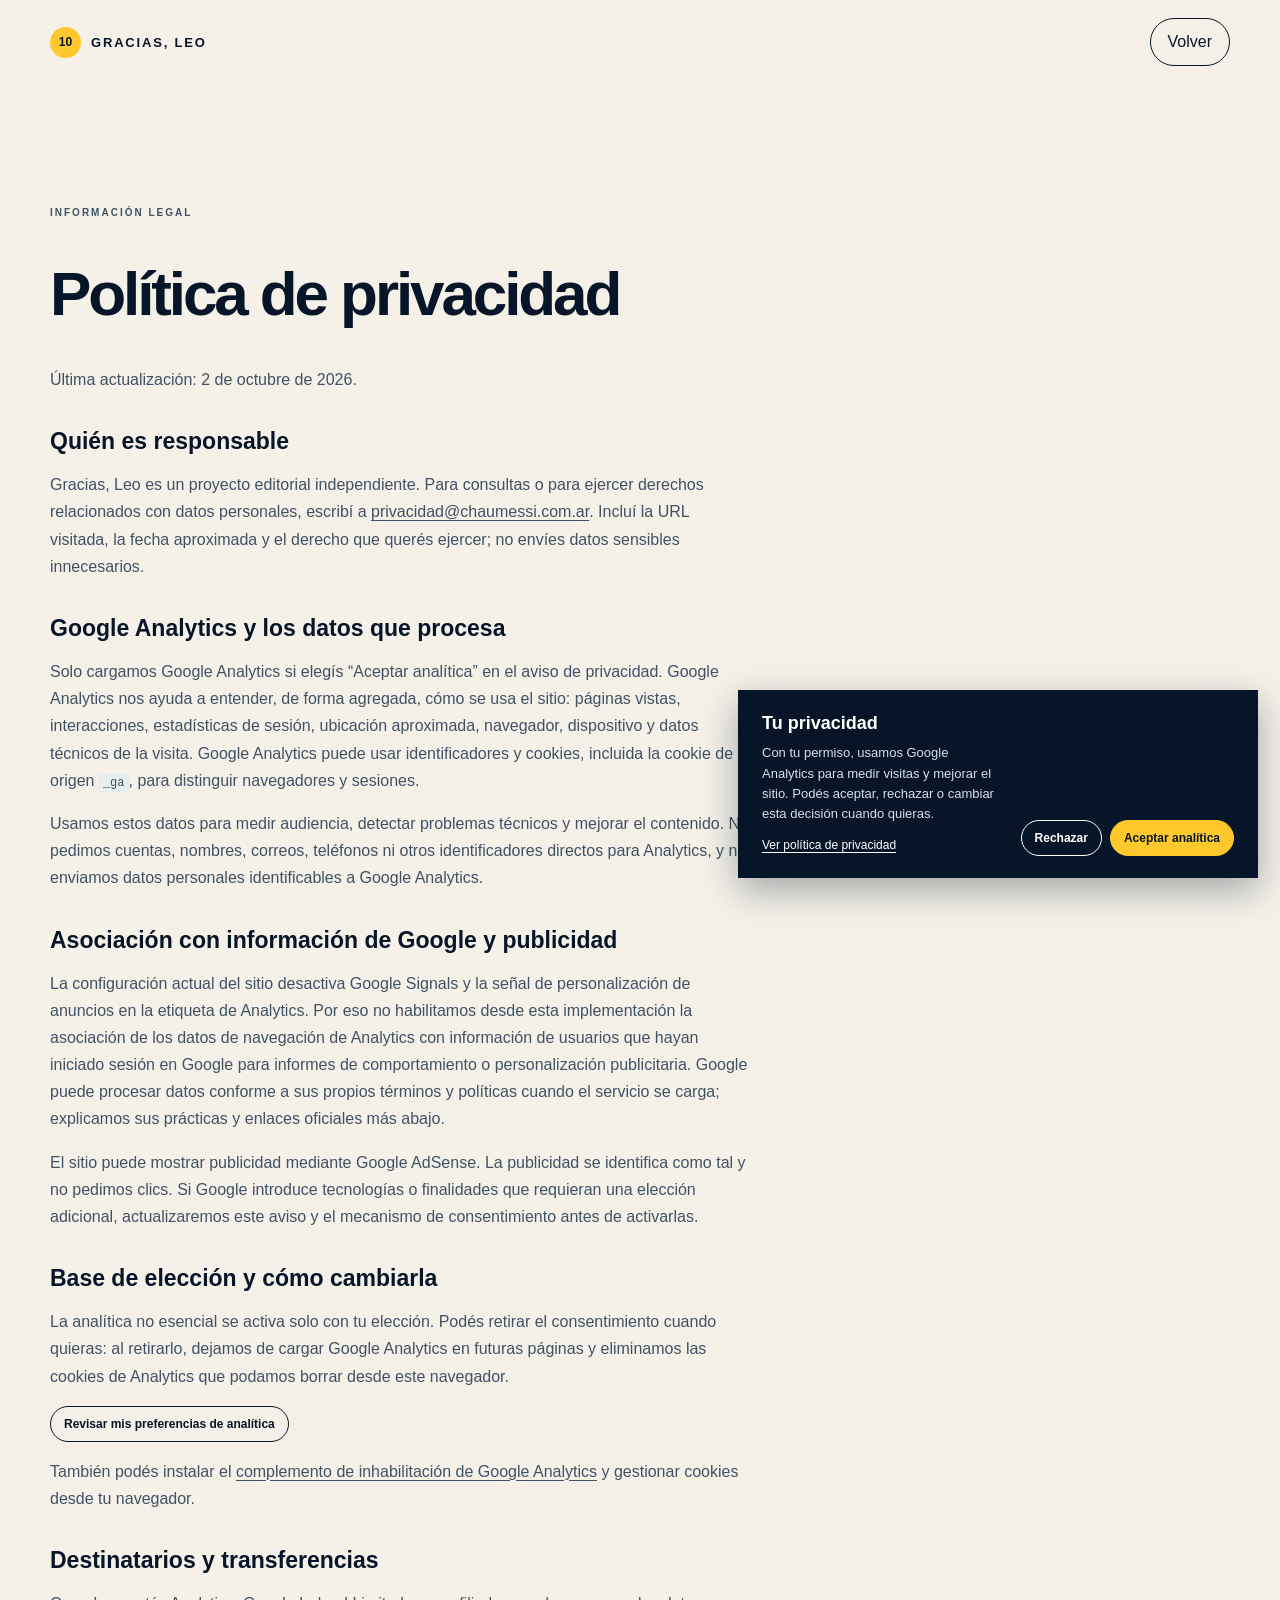
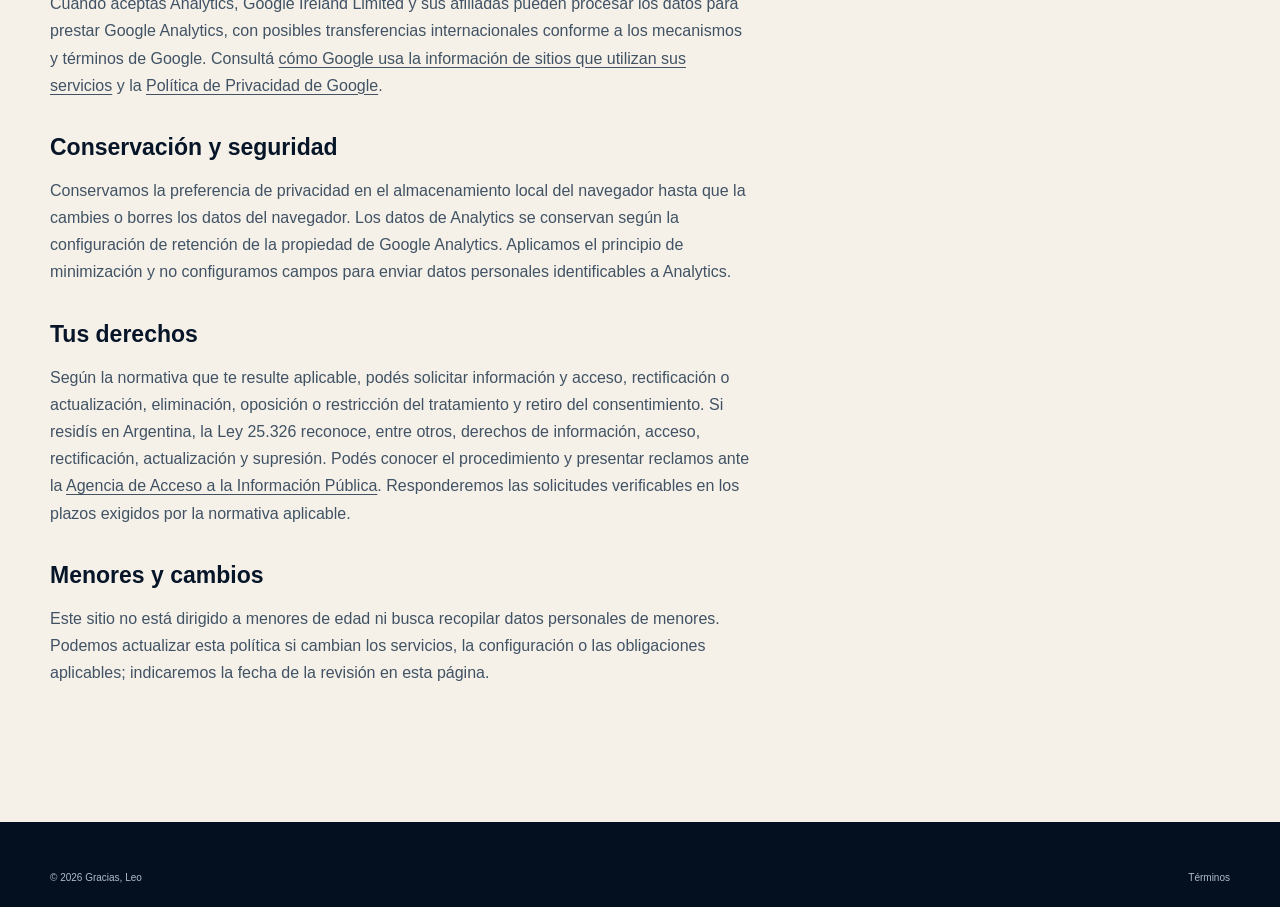
<file: privacidad.html>
<!doctype html>
<html lang="es-AR">
<head>
  <meta charset="utf-8"><meta name="viewport" content="width=device-width, initial-scale=1"><link rel="icon" type="image/svg+xml" href="favicon.svg">
  <title>Política de privacidad | Gracias, Leo</title>
  <meta name="description" content="Información sobre Google Analytics, cookies, derechos y preferencias de privacidad en Gracias, Leo.">
  <link rel="canonical" href="https://chaumessi.com.ar/privacidad.html"><link rel="stylesheet" href="styles.css"><script src="privacy-consent.js" defer></script>
</head>
<body>
  <header class="site-header"><a class="brand" href="index.html"><span>10</span> GRACIAS, LEO</a><a class="nav-cta" href="index.html">Volver</a></header>
  <main class="section-shell section-pad legal privacy-policy">
    <p class="eyebrow eyebrow-blue">Información legal</p><h1>Política de privacidad</h1><p>Última actualización: 2 de octubre de 2026.</p>
    <h2>Quién es responsable</h2><p>Gracias, Leo es un proyecto editorial independiente. Para consultas o para ejercer derechos relacionados con datos personales, escribí a <a href="mailto:privacidad@chaumessi.com.ar">privacidad@chaumessi.com.ar</a>. Incluí la URL visitada, la fecha aproximada y el derecho que querés ejercer; no envíes datos sensibles innecesarios.</p>
    <h2>Google Analytics y los datos que procesa</h2><p>Solo cargamos Google Analytics si elegís “Aceptar analítica” en el aviso de privacidad. Google Analytics nos ayuda a entender, de forma agregada, cómo se usa el sitio: páginas vistas, interacciones, estadísticas de sesión, ubicación aproximada, navegador, dispositivo y datos técnicos de la visita. Google Analytics puede usar identificadores y cookies, incluida la cookie de origen <code>_ga</code>, para distinguir navegadores y sesiones.</p><p>Usamos estos datos para medir audiencia, detectar problemas técnicos y mejorar el contenido. No pedimos cuentas, nombres, correos, teléfonos ni otros identificadores directos para Analytics, y no enviamos datos personales identificables a Google Analytics.</p>
    <h2>Asociación con información de Google y publicidad</h2><p>La configuración actual del sitio desactiva Google Signals y la señal de personalización de anuncios en la etiqueta de Analytics. Por eso no habilitamos desde esta implementación la asociación de los datos de navegación de Analytics con información de usuarios que hayan iniciado sesión en Google para informes de comportamiento o personalización publicitaria. Google puede procesar datos conforme a sus propios términos y políticas cuando el servicio se carga; explicamos sus prácticas y enlaces oficiales más abajo.</p><p>El sitio puede mostrar publicidad mediante Google AdSense. La publicidad se identifica como tal y no pedimos clics. Si Google introduce tecnologías o finalidades que requieran una elección adicional, actualizaremos este aviso y el mecanismo de consentimiento antes de activarlas.</p>
    <h2>Base de elección y cómo cambiarla</h2><p>La analítica no esencial se activa solo con tu elección. Podés retirar el consentimiento cuando quieras: al retirarlo, dejamos de cargar Google Analytics en futuras páginas y eliminamos las cookies de Analytics que podamos borrar desde este navegador.</p><p><button class="privacy-preferences" type="button" data-open-consent>Revisar mis preferencias de analítica</button></p><p>También podés instalar el <a href="https://tools.google.com/dlpage/gaoptout" target="_blank" rel="noopener noreferrer">complemento de inhabilitación de Google Analytics</a> y gestionar cookies desde tu navegador.</p>
    <h2>Destinatarios y transferencias</h2><p>Cuando aceptás Analytics, Google Ireland Limited y sus afiliadas pueden procesar los datos para prestar Google Analytics, con posibles transferencias internacionales conforme a los mecanismos y términos de Google. Consultá <a href="https://business.safety.google/privacy/" target="_blank" rel="noopener noreferrer">cómo Google usa la información de sitios que utilizan sus servicios</a> y la <a href="https://policies.google.com/privacy?hl=es" target="_blank" rel="noopener noreferrer">Política de Privacidad de Google</a>.</p>
    <h2>Conservación y seguridad</h2><p>Conservamos la preferencia de privacidad en el almacenamiento local del navegador hasta que la cambies o borres los datos del navegador. Los datos de Analytics se conservan según la configuración de retención de la propiedad de Google Analytics. Aplicamos el principio de minimización y no configuramos campos para enviar datos personales identificables a Analytics.</p>
    <h2>Tus derechos</h2><p>Según la normativa que te resulte aplicable, podés solicitar información y acceso, rectificación o actualización, eliminación, oposición o restricción del tratamiento y retiro del consentimiento. Si residís en Argentina, la Ley 25.326 reconoce, entre otros, derechos de información, acceso, rectificación, actualización y supresión. Podés conocer el procedimiento y presentar reclamos ante la <a href="https://www.argentina.gob.ar/aaip/datospersonales/derechos" target="_blank" rel="noopener noreferrer">Agencia de Acceso a la Información Pública</a>. Responderemos las solicitudes verificables en los plazos exigidos por la normativa aplicable.</p>
    <h2>Menores y cambios</h2><p>Este sitio no está dirigido a menores de edad ni busca recopilar datos personales de menores. Podemos actualizar esta política si cambian los servicios, la configuración o las obligaciones aplicables; indicaremos la fecha de la revisión en esta página.</p>
  </main>
  <footer class="site-footer"><div class="section-shell footer-bottom"><span>© 2026 Gracias, Leo</span><span><a href="terminos.html">Términos</a></span></div></footer>
</body></html>
</file>
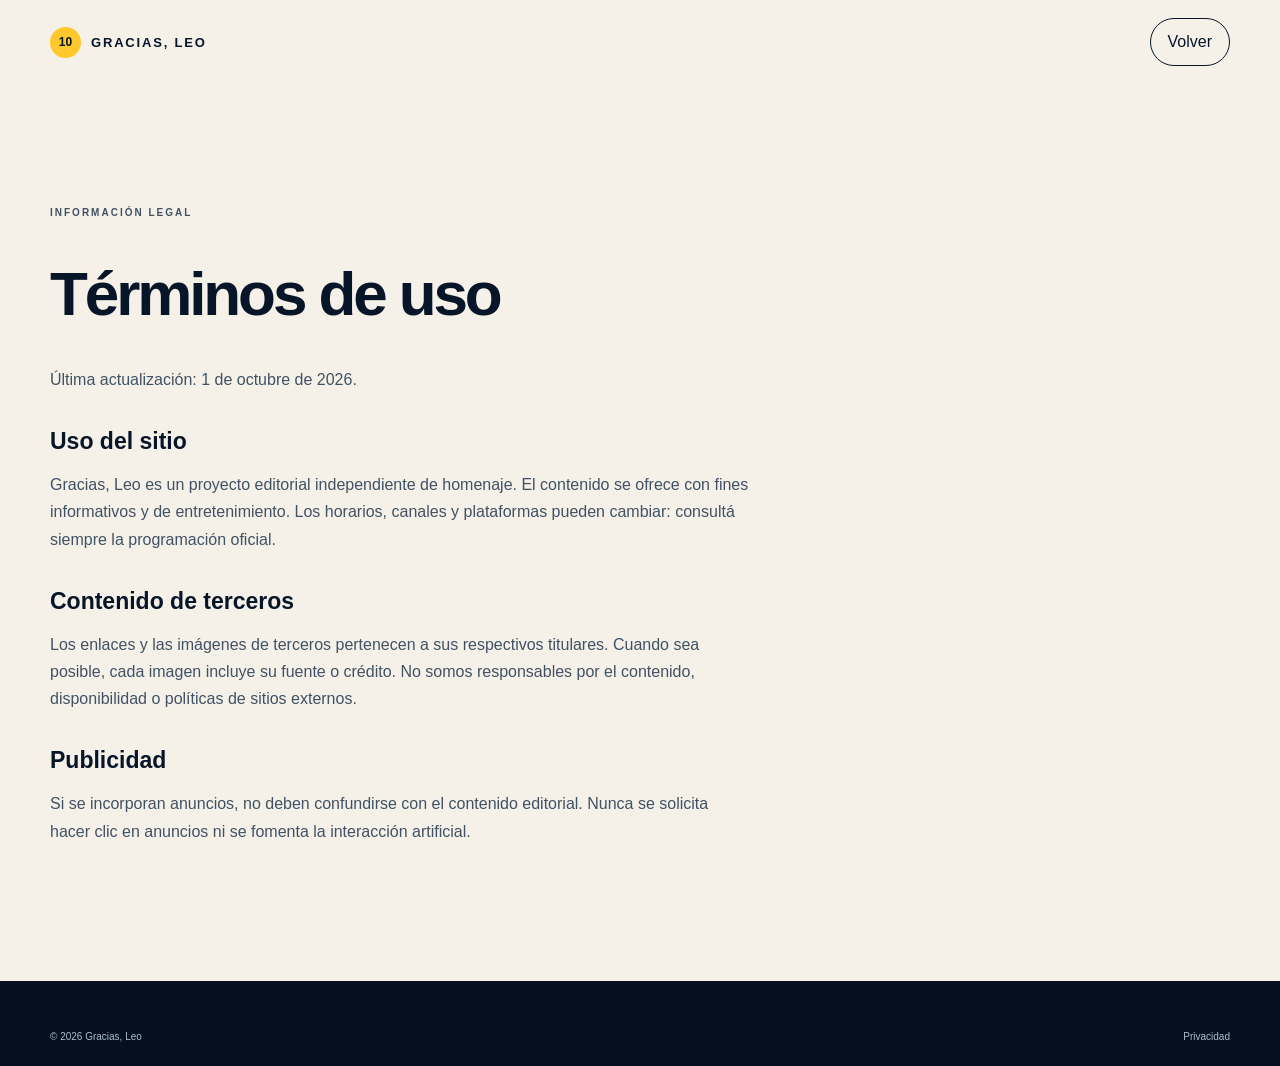
<file: terminos.html>
<!doctype html><html lang="es-AR"><head><meta charset="utf-8"><meta name="viewport" content="width=device-width, initial-scale=1"><title>Términos de uso | Gracias, Leo</title><meta name="description" content="Términos de uso de Gracias, Leo."><link rel="canonical" href="https://chaumessi.com.ar/terminos.html"><link rel="stylesheet" href="styles.css"></head><body><header class="site-header"><a class="brand" href="index.html"><span>10</span> GRACIAS, LEO</a><a class="nav-cta" href="index.html">Volver</a></header><main class="section-shell section-pad legal"><p class="eyebrow eyebrow-blue">Información legal</p><h1>Términos de uso</h1><p>Última actualización: 1 de octubre de 2026.</p><h2>Uso del sitio</h2><p>Gracias, Leo es un proyecto editorial independiente de homenaje. El contenido se ofrece con fines informativos y de entretenimiento. Los horarios, canales y plataformas pueden cambiar: consultá siempre la programación oficial.</p><h2>Contenido de terceros</h2><p>Los enlaces y las imágenes de terceros pertenecen a sus respectivos titulares. Cuando sea posible, cada imagen incluye su fuente o crédito. No somos responsables por el contenido, disponibilidad o políticas de sitios externos.</p><h2>Publicidad</h2><p>Si se incorporan anuncios, no deben confundirse con el contenido editorial. Nunca se solicita hacer clic en anuncios ni se fomenta la interacción artificial.</p></main><footer class="site-footer"><div class="section-shell footer-bottom"><span>© 2026 Gracias, Leo</span><span><a href="privacidad.html">Privacidad</a></span></div></footer></body></html>
</file>
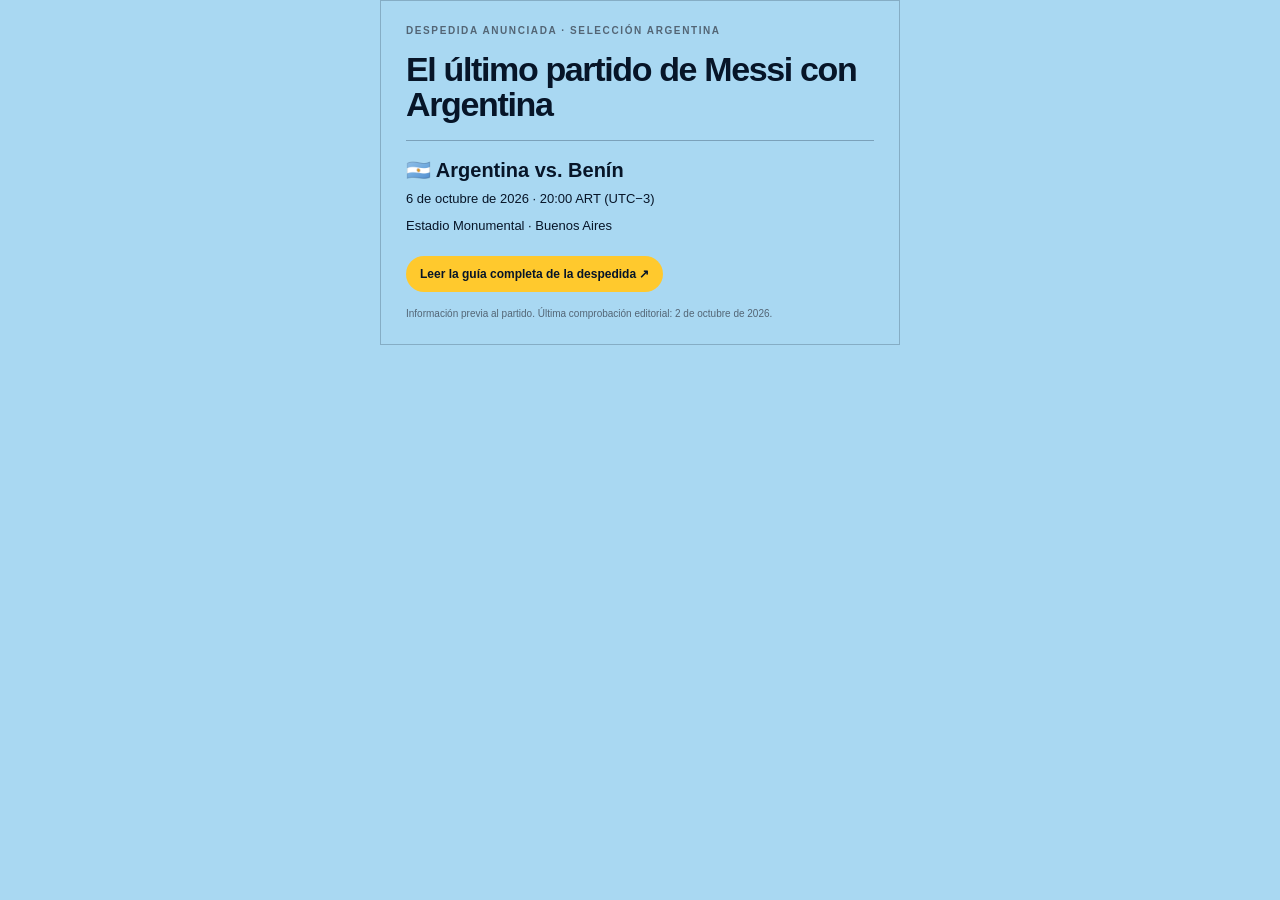
<file: widget/despedida.html>
<!doctype html>
<html lang="es-AR">
<head>
  <meta charset="utf-8">
  <meta name="viewport" content="width=device-width, initial-scale=1">
  <link rel="icon" type="image/svg+xml" href="../favicon.svg">
  <title>Messi: último partido con Argentina</title>
  <style>
    :root{--ink:#071528;--blue:#a9d8f2;--yellow:#ffc92d;--muted:#536575}
    *{box-sizing:border-box}body{margin:0;background:var(--blue);color:var(--ink);font-family:Arial,Helvetica,sans-serif}
    .card{max-width:520px;margin:0 auto;padding:24px 25px 22px;border:1px solid rgba(7,21,40,.22);background:var(--blue)}
    .eyebrow{margin:0 0 16px;font-size:10px;font-weight:700;letter-spacing:.16em;text-transform:uppercase;color:var(--muted)}
    h1{margin:0 0 19px;font-size:clamp(24px,5vw,34px);line-height:1.02;letter-spacing:-.04em}
    .match{display:grid;gap:8px;margin:0 0 20px;padding-top:17px;border-top:1px solid rgba(7,21,40,.28)}
    .match strong{font-size:20px}.match span{font-size:13px;line-height:1.45}
    .link{display:inline-flex;align-items:center;gap:12px;padding:11px 14px;border-radius:100px;background:var(--yellow);color:var(--ink);font-size:12px;font-weight:700;text-decoration:none}
    .link:hover{text-decoration:underline}.note{margin:15px 0 0;font-size:10px;line-height:1.45;color:var(--muted)}
  </style>
</head>
<body>
  <article class="card" aria-labelledby="widget-title">
    <p class="eyebrow">Despedida anunciada · Selección Argentina</p>
    <h1 id="widget-title">El último partido de Messi con Argentina</h1>
    <div class="match">
      <strong>🇦🇷 Argentina vs. Benín</strong>
      <span>6 de octubre de 2026 · 20:00 ART (UTC−3)</span>
      <span>Estadio Monumental · Buenos Aires</span>
    </div>
    <a class="link" href="https://chaumessi.com.ar/despedida/" target="_blank" rel="noopener noreferrer">Leer la guía completa de la despedida ↗</a>
    <p class="note">Información previa al partido. Última comprobación editorial: 2 de octubre de 2026.</p>
  </article>
</body>
</html>
</file>
<file: styles.css>
:root{--ink:#071528;--blue:#a9d8f2;--blue-strong:#4c9ccb;--cream:#f5f1e9;--yellow:#ffc92d;--muted:#607080;--line:rgba(7,21,40,.14);--serif:Georgia,'Times New Roman',serif;--sans:'DM Sans',Arial,sans-serif;--display:'Space Grotesk',Arial,sans-serif}*{box-sizing:border-box}html{scroll-behavior:smooth}body{margin:0;color:var(--ink);background:var(--cream);font-family:var(--sans);line-height:1.5}a{color:inherit;text-decoration:none}.section-shell{width:min(1180px,calc(100% - 64px));margin:0 auto}.site-header{height:84px;display:flex;align-items:center;justify-content:space-between;padding:0 max(32px,calc((100% - 1180px)/2));background:var(--cream);position:relative;z-index:5}.brand{font:700 13px var(--display);letter-spacing:.14em;display:flex;align-items:center;gap:10px}.brand span{display:grid;place-items:center;background:var(--yellow);width:31px;height:31px;border-radius:50%;font:700 12px var(--display);letter-spacing:0}.site-header nav{display:flex;align-items:center;gap:32px;font-size:13px;font-weight:700}.site-header nav a{opacity:.72}.site-header nav a:hover{opacity:1}.nav-cta{border:1px solid var(--ink);border-radius:100px;padding:11px 17px;opacity:1!important}.hero{min-height:610px;display:grid;grid-template-columns:1fr 1fr;align-items:center;background:var(--ink);color:#fff;position:relative;overflow:hidden}.hero-copy{padding:68px 8% 74px;position:relative;z-index:2}.eyebrow{font:700 10px var(--display);text-transform:uppercase;letter-spacing:.2em;margin:0 0 24px;color:var(--yellow)}.eyebrow-blue{color:var(--blue-strong)}.hero h1,.closing h2{font:600 clamp(54px,6vw,92px)/.93 var(--display);letter-spacing:-.06em;margin:0 0 27px}.hero h1 em,.closing h2 em,h2 em{font:400 .95em var(--serif);letter-spacing:-.06em}.hero-intro{max-width:420px;color:#c6d1dc;font-size:16px;margin:0 0 34px}.button{display:inline-flex;align-items:center;gap:22px;padding:15px 21px;border-radius:100px;font:700 12px var(--display);letter-spacing:.01em;transition:transform .2s}.button:hover{transform:translateY(-2px)}.button-light{background:var(--yellow);color:var(--ink)}.button-dark{background:var(--ink);color:#fff}.button span{font-size:17px;line-height:0}.hero-portrait{height:100%;min-height:610px;position:relative;overflow:hidden;background:#336b8d}.hero-portrait img{width:100%;height:100%;object-fit:cover;object-position:46% center;filter:saturate(.75) contrast(1.06);mix-blend-mode:screen;opacity:.88}.hero-wash{position:absolute;inset:0;background:linear-gradient(90deg,var(--ink) 0%,rgba(7,21,40,.2) 24%,rgba(90,171,210,.08)),linear-gradient(0deg,rgba(7,21,40,.55),transparent 50%);z-index:1}.photo-credit{position:absolute;z-index:2;bottom:14px;right:18px;font-size:9px;color:#d8eaf2;opacity:.75}.hero-stamp{position:absolute;right:45%;bottom:40px;color:var(--yellow);font:700 11px var(--display);letter-spacing:.16em;line-height:1.1;text-align:center;transform:rotate(-11deg);z-index:3}.hero-stamp strong{font-size:64px;letter-spacing:-.12em}.countdown-wrap{background:var(--blue);padding:57px 0 53px}.countdown-inner{display:grid;grid-template-columns:1.1fr 1.5fr;gap:48px;align-items:end}.countdown h2,.story h2,.farewell h2,.watch h2,.gallery h2{font:600 clamp(38px,4.5vw,65px)/.95 var(--display);letter-spacing:-.06em;margin:0}.countdown h2 em,.story h2 em,.farewell h2 em,.watch h2 em,.gallery h2 em{font:400 .95em var(--serif)}.countdown{display:flex;justify-content:space-between;border-bottom:1px solid rgba(7,21,40,.35);padding-bottom:14px}.countdown>div{display:flex;flex-direction:column;min-width:75px}.countdown strong{font:500 clamp(31px,4vw,54px)/1 var(--display);letter-spacing:-.08em}.countdown span{font:700 10px var(--display);text-transform:uppercase;letter-spacing:.13em;margin-top:8px}.countdown-note{grid-column:2;font-size:11px;margin:-30px 0 0;opacity:.72}.section-pad{padding:120px 0}.story{display:grid;grid-template-columns:1fr 1fr;gap:16%;align-items:start}.story-body{padding-top:35px}.lead{font:400 24px/1.25 var(--serif);margin:0 0 24px;max-width:520px}.story-body>p:not(.lead){max-width:460px;color:var(--muted);font-size:15px}.text-link{display:inline-flex;gap:16px;align-items:center;margin-top:24px;padding-bottom:8px;border-bottom:1px solid var(--ink);font-size:12px;font-weight:700}.moments{display:grid;grid-template-columns:1.15fr .85fr 1fr;gap:14px;padding-bottom:120px}.moment-card{min-height:465px;position:relative;overflow:hidden;padding:28px;color:#fff;background:var(--ink)}.moment-large{display:flex;flex-direction:column;justify-content:flex-end;background:#6a9ec0}.moment-number{position:absolute;right:25px;top:24px;font:500 12px var(--display);letter-spacing:.12em;color:var(--yellow)}.moment-image{position:absolute;inset:0;background-size:cover;background-position:center;opacity:.63}.image-copa{background-image:linear-gradient(0deg,rgba(7,21,40,.9),transparent 70%),url('https://commons.wikimedia.org/wiki/Special:FilePath/Lionel%20Messi%20WC2022.jpg')}.image-world{background-image:linear-gradient(0deg,rgba(7,21,40,.95),rgba(7,21,40,.05) 75%),url('https://images.unsplash.com/photo-1579952363873-27f3bade9f55?auto=format&fit=crop&w=900&q=80')}.moment-content{position:relative;z-index:1}.moment-content h3{font:500 30px/.98 var(--display);letter-spacing:-.05em;max-width:300px;margin:0 0 14px}.moment-content p:last-child{font-size:13px;max-width:280px;color:#d9e4ec}.moment-blue{background:var(--blue-strong);display:flex;flex-direction:column;justify-content:flex-end}.moment-blue .eyebrow{color:var(--ink)}.moment-world{display:flex;flex-direction:column;justify-content:flex-end}.farewell{display:grid;grid-template-columns:1fr .75fr;gap:13%;align-items:center;padding:120px 0;background:var(--cream)}.farewell-copy .lead{margin-top:25px}.match-meta{display:grid;gap:14px;margin-top:31px;border-top:1px solid var(--line);padding-top:18px;max-width:480px}.match-meta div{display:flex;justify-content:space-between;gap:24px;font-size:12px}.match-meta span{color:var(--muted)}.match-meta strong{text-align:right}.ticket-card{background:var(--yellow);padding:34px;min-height:360px;display:flex;flex-direction:column;justify-content:space-between;position:relative}.ticket-label{font:700 10px var(--display);letter-spacing:.2em}.ticket-teams{display:flex;justify-content:space-between;align-items:center;margin:20px 0;font:700 48px var(--display);letter-spacing:-.08em}.ticket-teams span{font:500 12px var(--display);letter-spacing:.1em}.ticket-line{border-top:1px dashed var(--ink);opacity:.55}.ticket-card p{font:400 24px/1.05 var(--serif);margin:18px 0}.ticket-card .button{align-self:flex-start}.watch{background:#e7eef0;padding:105px 0 110px;display:grid;grid-template-columns:.8fr 1.2fr;gap:13%}.watch-heading>p:not(.eyebrow){color:var(--muted);max-width:320px;margin-top:26px;font-size:14px}.watch-list{border-top:1px solid var(--line)}.watch-item{display:grid;grid-template-columns:50px 1fr 20px;align-items:center;gap:17px;border-bottom:1px solid var(--line);padding:20px 0}.watch-item small,.watch-item strong{display:block}.watch-item strong{font:700 16px var(--display)}.watch-item small{font-size:12px;color:var(--muted);margin-top:4px}.watch-item>span:last-child{font-size:17px}.watch-icon{display:grid;place-items:center;border:1px solid var(--ink);border-radius:50%;width:42px;height:42px;font:700 9px var(--display)}.source-note{grid-column:2;color:var(--muted);font-size:10px;margin:25px 0 0}.source-note a{text-decoration:underline}.gallery{background:var(--cream)}.gallery-heading{display:flex;justify-content:space-between;align-items:end;margin-bottom:52px}.gallery-heading h2{font-size:52px}.gallery-grid{display:grid;grid-template-columns:1.15fr .85fr .9fr;grid-template-rows:210px 210px;gap:14px}.gallery-photo{margin:0;position:relative;overflow:hidden;background:#6e96aa}.gallery-photo div{position:absolute;inset:0;background-size:cover;background-position:center;transition:transform .4s}.gallery-photo:hover div{transform:scale(1.04)}.gallery-photo figcaption{position:absolute;bottom:15px;left:17px;color:#fff;font-size:11px;z-index:1;text-shadow:0 1px 5px #000}.photo-1{grid-row:span 2}.photo-1 div{background-image:linear-gradient(0deg,rgba(7,21,40,.62),transparent 60%),url('https://images.unsplash.com/photo-1526232761682-d26e03ac148e?auto=format&fit=crop&w=900&q=80')}.photo-2 div{background-image:linear-gradient(0deg,rgba(7,21,40,.55),transparent 70%),url('https://images.unsplash.com/photo-1461896836934-ffe607ba8211?auto=format&fit=crop&w=900&q=80')}.photo-3{grid-row:span 2}.photo-3 div{background-image:linear-gradient(0deg,rgba(7,21,40,.62),transparent 65%),url('https://images.unsplash.com/photo-1508098682722-e99c43a406b2?auto=format&fit=crop&w=900&q=80')}.photo-4 div{background-image:linear-gradient(0deg,rgba(7,21,40,.55),transparent 70%),url('https://images.unsplash.com/photo-1566577739112-5180d4bf9390?auto=format&fit=crop&w=900&q=80')}.closing{background:var(--ink);color:#fff;text-align:center;padding:125px 20px 140px}.closing-mark{display:inline-grid;place-items:center;border:1px solid var(--yellow);color:var(--yellow);border-radius:50%;width:55px;height:55px;font:700 14px var(--display);margin:0 0 35px}.closing h2{font-size:clamp(50px,7vw,91px);margin-bottom:24px}.closing>p:last-child{color:#aebdca;font-size:13px}.site-footer{background:#04101f;color:#fff;padding:30px 0 22px}.footer-inner,.footer-bottom{display:flex;align-items:center;justify-content:space-between}.footer-inner{padding-bottom:25px;border-bottom:1px solid rgba(255,255,255,.14)}.footer-inner p,.footer-bottom{font-size:10px;color:#aebdca}.footer-links{display:flex;gap:20px;font-size:11px;color:#d5e1ea}.footer-bottom{padding-top:18px}.footer-bottom span:last-child{text-align:right}@media(max-width:850px){.site-header{padding:0 20px}.site-header nav a:not(.nav-cta){display:none}.section-shell{width:min(100% - 40px,600px)}.hero{grid-template-columns:1fr;min-height:720px}.hero-portrait{position:absolute;inset:0;height:100%;min-height:720px;opacity:.7}.hero-copy{align-self:end;padding:65px 28px;z-index:2}.hero-wash{background:linear-gradient(0deg,var(--ink) 10%,rgba(7,21,40,.15) 85%)}.hero-stamp{right:26px;top:40px;bottom:auto}.countdown-inner,.story,.farewell,.watch{grid-template-columns:1fr;gap:40px}.countdown-note,.source-note{grid-column:auto;margin:0}.countdown{gap:10px}.countdown>div{min-width:0}.moments{grid-template-columns:1fr;gap:14px;padding-bottom:75px}.moment-card{min-height:390px}.section-pad{padding:76px 0}.gallery-heading{display:block}.gallery-heading h2{font-size:43px}.gallery-grid{grid-template-columns:1fr 1fr;grid-template-rows:230px 170px 170px}.photo-1{grid-row:span 2}.photo-3{grid-row:span 2}.photo-4{grid-column:span 2}.footer-inner,.footer-bottom{display:block}.footer-inner p{margin:20px 0}.footer-bottom span{display:block;margin-top:8px}.footer-bottom span:last-child{text-align:left}.match-meta div{display:block}.match-meta strong{display:block;text-align:left;margin-top:4px}}
.share-section{display:grid;grid-template-columns:1fr 1.4fr;gap:13%;align-items:center;padding:76px 0 92px;border-top:1px solid var(--line)}.share-section h2{font:600 clamp(38px,4.5vw,65px)/.95 var(--display);letter-spacing:-.06em;margin:0}.share-section h2 em{font:400 .95em var(--serif)}.share-actions{display:flex;flex-wrap:wrap;gap:10px}.share-button{display:inline-flex;align-items:center;gap:9px;border:1px solid var(--ink);border-radius:100px;padding:12px 16px;background:transparent;color:var(--ink);font:700 12px var(--display);cursor:pointer;transition:transform .2s,background .2s,color .2s}.share-button:hover{transform:translateY(-2px);background:var(--ink);color:#fff}.share-button span{font-size:17px;line-height:1}.share-feedback{flex-basis:100%;min-height:18px;margin:5px 0 0;color:var(--muted);font-size:11px}.share-facebook:hover{background:#1877f2;border-color:#1877f2}.share-x:hover{background:#000;border-color:#000}.share-whatsapp:hover{background:#25d366;border-color:#25d366}.share-instagram:hover{background:#c13584;border-color:#c13584}@media(max-width:850px){.share-section{grid-template-columns:1fr;gap:30px;padding:65px 0 75px}}
.moment-photo-credit{position:relative;z-index:2;display:inline-block;color:#fff!important;font-size:10px;text-decoration:underline;text-underline-offset:3px;opacity:.8}
.image-copa{background-image:linear-gradient(0deg,rgba(7,21,40,.9),transparent 70%),url('https://commons.wikimedia.org/wiki/Special:FilePath/USA%20vs%20Argentina%20(Moments%20before%20Messi%20kicked%20a%20goal%20-%20color)%20(cropped).jpg')}
.image-world{background-image:linear-gradient(0deg,rgba(7,21,40,.95),rgba(7,21,40,.05) 75%),url('https://commons.wikimedia.org/wiki/Special:FilePath/Argentina%203-3%20Francia%20-%20Copa%20Mundial%202022%20-%20Messi%20patea%20un%20penal.jpg')}
.timeline-page{padding-top:30px;padding-bottom:110px}.breadcrumbs{display:flex;gap:10px;align-items:center;color:var(--muted);font-size:11px}.breadcrumbs a{text-decoration:underline;text-underline-offset:3px}.timeline-header{max-width:780px;padding:80px 0 62px}.timeline-header h1{font:600 clamp(46px,7vw,86px)/.96 var(--display);letter-spacing:-.065em;margin:0 0 28px}.timeline-header h1 em{font:400 .94em var(--serif)}.timeline-header .lead{font-size:25px}.editorial-note,.timeline-updated{font-size:11px;color:var(--muted)}.timeline-list{list-style:none;padding:0;margin:0 0 90px;max-width:900px}.timeline-entry{display:grid;grid-template-columns:105px 1fr;gap:24px;padding:31px 0;border-top:1px solid var(--line)}.timeline-year{font:600 22px var(--display);color:var(--blue-strong)}.timeline-entry h2,.timeline-sources h2{font:600 clamp(23px,3vw,34px)/1.08 var(--display);letter-spacing:-.04em;margin:0 0 12px}.timeline-entry p,.timeline-sources p{font-size:15px;line-height:1.7;color:#405264;max-width:680px;margin:0 0 13px}.timeline-entry a,.timeline-sources a{font-size:13px;font-weight:700;text-decoration:underline;text-decoration-color:var(--blue-strong);text-underline-offset:4px}.timeline-future{background:rgba(169,216,242,.2);padding:31px 22px;margin-top:10px}.timeline-sources{background:#e7eef0;padding:36px 40px;max-width:900px}.timeline-sources ul{padding-left:20px;display:grid;gap:12px}.timeline-sources li{padding-left:4px}.timeline-back{margin-top:36px}.legal h1{font:600 clamp(38px,5vw,62px)/1 var(--display);letter-spacing:-.05em}.legal h2{font:600 23px var(--display);margin:35px 0 8px}.legal p{max-width:700px;color:#405264;line-height:1.7}
@media(max-width:850px){.timeline-page{padding-top:22px;padding-bottom:75px}.timeline-header{padding:60px 0 42px}.timeline-entry{grid-template-columns:65px 1fr;gap:14px;padding:25px 0}.timeline-year{font-size:17px}.timeline-sources{padding:28px 22px}.timeline-entry p,.timeline-sources p{font-size:14px}}
.asset-page{padding-top:30px;padding-bottom:105px}.asset-hero{max-width:850px;padding:75px 0 55px}.asset-hero h1{font:600 clamp(46px,7vw,86px)/.96 var(--display);letter-spacing:-.065em;margin:0 0 27px}.asset-hero h1 em{font:400 .94em var(--serif)}.asset-hero .lead{font-size:24px;line-height:1.35}.fact-grid{display:grid;grid-template-columns:repeat(4,1fr);border-top:1px solid var(--line);border-bottom:1px solid var(--line);margin:0 0 70px}.fact-grid article{padding:20px 17px 22px 0;border-right:1px solid var(--line)}.fact-grid article+article{padding-left:18px}.fact-grid article:last-child{border:0}.fact-grid span,.resource-grid span{display:block;font:700 9px var(--display);letter-spacing:.16em;color:var(--blue-strong);margin-bottom:11px}.fact-grid strong{font:600 16px/1.3 var(--display)}.asset-copy{max-width:780px;margin:0 0 62px}.asset-copy h2,.region-note h2{font:600 clamp(28px,4vw,40px)/1.05 var(--display);letter-spacing:-.04em;margin:0 0 19px}.asset-copy h3{font:600 19px var(--display);margin:30px 0 6px}.asset-copy p,.region-note p,.event-panel p{font-size:15px;line-height:1.75;color:#405264}.asset-copy a,.region-note>a{font-weight:700;text-decoration:underline;text-decoration-color:var(--blue-strong);text-underline-offset:4px}.source-links{display:grid;gap:13px;margin-top:26px}.source-links a{font-size:13px}.event-panel{background:var(--ink);color:#fff;padding:40px 44px;max-width:820px;margin:0 0 64px}.event-panel .eyebrow{color:var(--yellow)}.event-panel h2{font:600 clamp(30px,4vw,44px)/1 var(--display);letter-spacing:-.04em;margin:0 0 17px}.event-panel h2 em{font:400 .94em var(--serif)}.event-panel p{color:#d1dce5;max-width:650px}.event-panel-light{background:#e7eef0;color:var(--ink)}.event-panel-light p{color:#405264}.event-panel-light .text-link{display:inline-flex;margin-top:10px}.asset-nav{display:grid;grid-template-columns:repeat(3,1fr);gap:12px;border-top:1px solid var(--line);padding-top:23px;margin-top:70px}.asset-nav a{padding:18px 16px;background:rgba(169,216,242,.27);font:600 13px var(--display);display:flex;justify-content:space-between;gap:8px}.asset-nav a:hover{background:var(--blue)}.watch-page-list{max-width:820px;border-top:1px solid var(--line);margin-bottom:65px}.watch-page-item{display:grid;grid-template-columns:55px 1fr;gap:20px;padding:22px 0;border-bottom:1px solid var(--line)}.watch-page-item h2{font:600 21px var(--display);margin:0 0 5px}.watch-page-item p{font-size:14px;color:var(--muted);margin:0 0 8px}.watch-page-item a{font-size:13px;font-weight:700;text-decoration:underline;text-decoration-color:var(--blue-strong);text-underline-offset:4px}.match-summary{border-top:1px solid var(--line);border-bottom:1px solid var(--line);margin:25px 0;padding:8px 0}.match-summary p{display:flex;justify-content:space-between;gap:20px;margin:0;padding:11px 0;font-size:13px}.match-summary span{color:var(--muted)}.match-summary strong{text-align:right}.region-note{background:var(--blue);padding:35px 40px;max-width:820px;margin:0 0 60px}.archive-grid{display:grid;grid-template-columns:1fr 1fr;gap:20px;margin:0 0 60px}.archive-photo{margin:0;background:#fff;display:flex;flex-direction:column}.archive-photo>a{height:350px;background:#d7e1e7;overflow:hidden}.archive-photo img{width:100%;height:100%;object-fit:cover;transition:transform .35s}.archive-photo>a:hover img{transform:scale(1.035)}.archive-photo figcaption{display:grid;gap:7px;padding:17px 18px 20px;font-size:11px;color:var(--muted)}.archive-photo figcaption strong{font:600 15px var(--display);color:var(--ink)}.archive-photo figcaption a{font-weight:700;text-decoration:underline;text-underline-offset:3px;color:var(--ink)}.resource-hub{padding:0 0 115px}.resource-hub h2{font:600 clamp(38px,4.5vw,65px)/.95 var(--display);letter-spacing:-.06em;margin:0 0 35px}.resource-hub h2 em{font:400 .95em var(--serif)}.resource-grid{display:grid;grid-template-columns:1fr 1fr;gap:12px}.resource-grid>a{position:relative;display:block;padding:23px 55px 23px 22px;background:#e7eef0;min-height:134px;transition:background .2s,transform .2s}.resource-grid>a:hover{background:var(--blue);transform:translateY(-2px)}.resource-grid strong,.resource-grid small{display:block}.resource-grid strong{font:600 19px var(--display);margin:3px 0 5px}.resource-grid small{font-size:12px;color:var(--muted)}.resource-grid b{position:absolute;right:20px;top:24px;font-size:18px}.gallery-photo>a{position:absolute;inset:0;display:block}.gallery-photo img{width:100%;height:100%;object-fit:cover;transition:transform .4s}.gallery-photo>a:hover img{transform:scale(1.04)}.gallery-photo figcaption{left:12px;right:12px;z-index:2;bottom:12px;font-size:10px}.gallery-photo figcaption a{color:#fff;text-decoration:underline;text-underline-offset:3px}.gallery-photo:after{content:"";position:absolute;inset:35% 0 0;background:linear-gradient(transparent,rgba(7,21,40,.82));pointer-events:none}.gallery-grid .photo-1{grid-row:span 2}.gallery-grid .photo-3{grid-row:span 2}@media(max-width:850px){.asset-page{padding-top:22px;padding-bottom:75px}.asset-hero{padding:58px 0 38px}.fact-grid{grid-template-columns:1fr 1fr}.fact-grid article{padding:16px 10px 16px 0}.fact-grid article+article{padding-left:12px}.fact-grid article:nth-child(2){border-right:0}.fact-grid article:nth-child(3){padding-left:0;border-top:1px solid var(--line)}.fact-grid article:nth-child(4){border-top:1px solid var(--line)}.event-panel,.region-note{padding:28px 22px}.asset-nav{grid-template-columns:1fr;gap:8px;margin-top:48px}.archive-grid{grid-template-columns:1fr}.archive-photo>a{height:300px}.resource-hub{padding-bottom:75px}.resource-grid{grid-template-columns:1fr}.resource-hub h2{font-size:43px}.match-summary p{display:block}.match-summary strong{display:block;text-align:left;margin-top:4px}}
.status-banner{max-width:780px;background:#e7eef0;border-left:4px solid var(--blue-strong);padding:17px 20px;font-size:13px;line-height:1.6;color:#405264}.status-banner strong{color:var(--ink)}.status-banner span{display:block;margin-top:5px;font-weight:700;color:var(--ink)}.timezone-grid{display:grid;grid-template-columns:repeat(4,1fr);gap:1px;background:var(--line);border:1px solid var(--line);margin-top:22px}.timezone-grid div{background:var(--cream);padding:18px 14px;min-height:86px}.timezone-grid strong,.timezone-grid span{display:block}.timezone-grid strong{font:600 19px var(--display)}.timezone-grid span{font-size:11px;color:var(--muted);margin-top:4px}.career-mini{list-style:none;padding:0;margin:26px 0 22px;border-top:1px solid var(--line);max-width:780px}.career-mini li{display:grid;grid-template-columns:110px 1fr;gap:18px;padding:16px 0;border-bottom:1px solid var(--line);font-size:14px;color:#405264}.career-mini strong{font:700 15px var(--display);color:var(--blue-strong)}.career-future{background:rgba(169,216,242,.2);padding-left:12px!important;padding-right:12px!important}.last-updated{font-size:12px;line-height:1.7;color:var(--muted);border-top:1px solid var(--line);padding-top:19px;max-width:780px}
@media(max-width:850px){.timezone-grid{grid-template-columns:1fr 1fr}.career-mini li{grid-template-columns:78px 1fr;gap:12px}.timezone-grid div{padding:14px 10px}}
.image-finalissima{background-image:linear-gradient(0deg,rgba(7,21,40,.88),rgba(7,21,40,.08) 78%),url('https://commons.wikimedia.org/wiki/Special:FilePath/Argentina%20national%20football%20team%20-%201%20-%202022.jpg');opacity:.7}
.privacy-consent{position:fixed;z-index:100;right:22px;bottom:22px;width:min(520px,calc(100% - 44px));display:grid;grid-template-columns:1fr auto;gap:24px;align-items:end;padding:22px 24px;background:#071528;color:#fff;box-shadow:0 12px 35px rgba(7,21,40,.34)}.privacy-consent strong{font:600 18px var(--display)}.privacy-consent p{margin:7px 0 8px;color:#d4e1ea;font-size:13px;line-height:1.55}.privacy-consent a{font-size:12px;text-decoration:underline;text-underline-offset:3px}.privacy-consent-actions{display:flex;flex-wrap:wrap;justify-content:flex-end;gap:8px}.privacy-consent button,.privacy-preferences{border:1px solid currentColor;border-radius:100px;padding:10px 13px;background:transparent;color:inherit;font:700 12px var(--display);cursor:pointer}.privacy-consent button[data-consent="accept"]{border-color:var(--yellow);background:var(--yellow);color:var(--ink)}.privacy-preferences{color:var(--ink)}.privacy-preferences:hover,.privacy-consent button:hover{transform:translateY(-1px)}.privacy-policy code{font:12px monospace;background:#e7eef0;padding:2px 4px}.privacy-policy a{text-decoration:underline;text-underline-offset:3px}
@media(max-width:650px){.privacy-consent{left:14px;right:14px;bottom:14px;width:auto;grid-template-columns:1fr;gap:14px;padding:19px 18px}.privacy-consent-actions{justify-content:flex-start}}
.dataset-download{display:grid;grid-template-columns:1fr 1fr;gap:32px;align-items:center;background:var(--blue);padding:34px 38px;margin:0 0 26px}.dataset-download .eyebrow{margin-bottom:12px}.dataset-download h2{font:600 clamp(27px,4vw,39px)/1 var(--display);letter-spacing:-.04em;margin:0 0 10px}.dataset-download p:not(.eyebrow){font-size:14px;max-width:540px;margin:0;color:#405264}.dataset-buttons{display:flex;justify-content:flex-end;flex-wrap:wrap;gap:10px}.data-note{max-width:900px;background:#e7eef0;padding:17px 20px;font-size:13px;line-height:1.65;color:#405264;margin:0 0 30px}.data-note strong{color:var(--ink)}.data-note a{text-decoration:underline;text-underline-offset:3px}.table-tools{display:flex;align-items:center;gap:15px;margin:30px 0 12px;font-size:12px;font-weight:700}.table-tools input{font:400 13px var(--sans);border:1px solid var(--line);border-radius:3px;background:#fff;padding:10px 12px;width:min(340px,55vw)}.table-tools span{margin-left:auto;color:var(--muted);font-weight:400}.data-table-wrap{width:100%;overflow:auto;border-top:1px solid var(--line);margin-bottom:65px}.data-table{border-collapse:collapse;width:100%;min-width:1050px;font-size:12px;text-align:left}.data-table th{font:700 9px var(--display);letter-spacing:.1em;text-transform:uppercase;color:var(--muted);padding:13px 12px;background:#e7eef0;position:sticky;top:0}.data-table td{padding:14px 12px;border-bottom:1px solid var(--line);vertical-align:top;line-height:1.5;max-width:220px}.data-table tr:hover td{background:rgba(169,216,242,.18)}.data-table a{font-weight:700;text-decoration:underline;text-decoration-color:var(--blue-strong);text-underline-offset:3px}.data-table td:first-child{white-space:nowrap}.dataset-download+.data-note{margin-bottom:26px}
+@media(max-width:850px){.dataset-download{grid-template-columns:1fr;padding:27px 22px}.dataset-buttons{justify-content:flex-start}.table-tools{flex-wrap:wrap}.table-tools label{width:100%}.table-tools input{width:100%}.table-tools span{margin-left:0}.data-table{min-width:1000px}}
</file>
